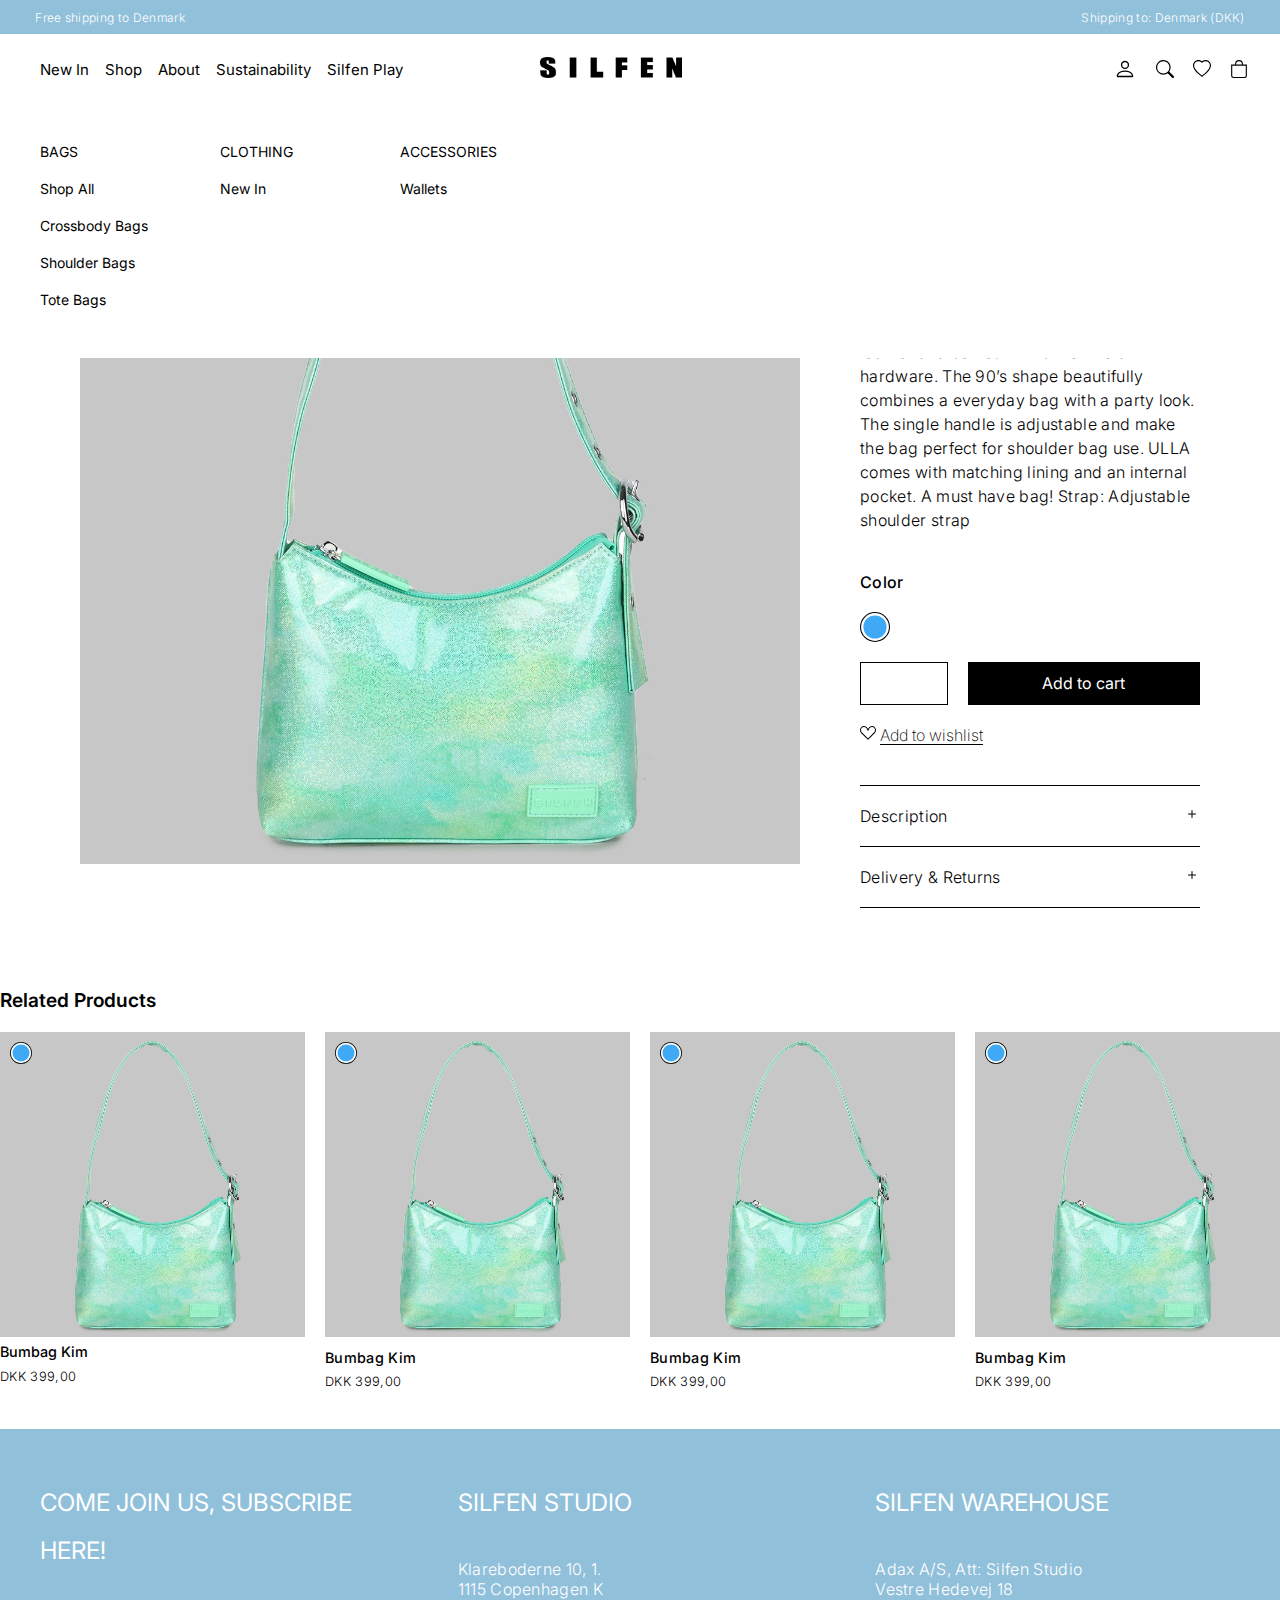
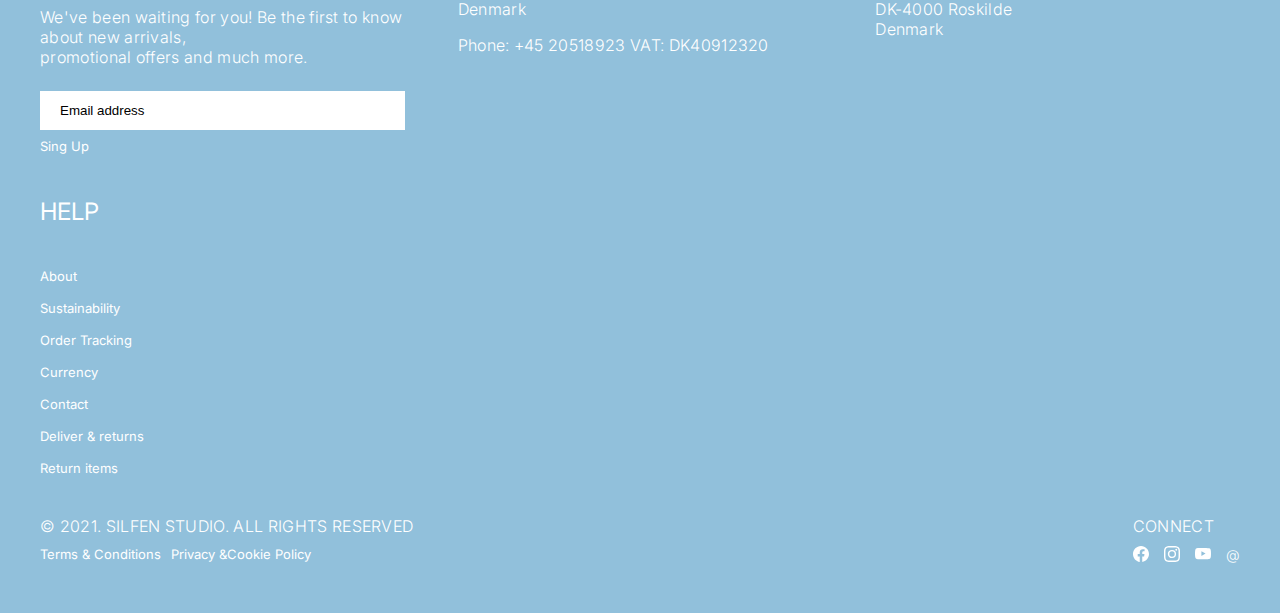
<file: html/product_view.html>
<!DOCTYPE html>
<html lang="en">
  <head>
    <meta name="robots" content="noindex" />
    <meta charset="UTF-8" />
    <meta http-equiv="X-UA-Compatible" content="IE=edge" />
    <meta name="viewport" content="width=device-width, initial-scale=1.0" />
    <title>Document</title>
    <link rel="stylesheet" href="../css/base.css" />
    <link rel="stylesheet" href="../css/style.css" />
  </head>
  <body>
    <header>
      <div class="bluebanner">
        <p>Free shipping to Denmark</p>
        <p>Shipping to: Denmark (DKK)</p>
      </div>
      <div>
        <nav class="nav">
          <div class="burguermenu">
            <div class="burguericon">
              <svg
                id="openb"
                xmlns="http://www.w3.org/2000/svg"
                width="30"
                height="30"
                fill="currentColor"
                viewBox="0 0 16 16"
              >
                <path
                  fill-rule="evenodd"
                  d="M2.5 11.5A.5.5 0 0 1 3 11h10a.5.5 0 0 1 0 1H3a.5.5 0 0 1-.5-.5zm0-4A.5.5 0 0 1 3 7h10a.5.5 0 0 1 0 1H3a.5.5 0 0 1-.5-.5zm0-4A.5.5 0 0 1 3 3h10a.5.5 0 0 1 0 1H3a.5.5 0 0 1-.5-.5z"
                />
              </svg>
              <svg
                id="closeb"
                xmlns="http://www.w3.org/2000/svg"
                width="35"
                height="35"
                fill="currentColor"
                class="bi bi-x hide"
                viewBox="0 0 16 16"
              >
                <path
                  d="M4.646 4.646a.5.5 0 0 1 .708 0L8 7.293l2.646-2.647a.5.5 0 0 1 .708.708L8.707 8l2.647 2.646a.5.5 0 0 1-.708.708L8 8.707l-2.646 2.647a.5.5 0 0 1-.708-.708L7.293 8 4.646 5.354a.5.5 0 0 1 0-.708z"
                />
              </svg>
            </div>
            <div class="nav-menu">
              <div class="nav-brand">
                <a href="../index.html"
                ><img
                  class="logosilfen"
                  src="../assets/SILFEN - LOGO (LILLE)1 (002).png"
                />
              </a>
              </div>
            </div>
            <div class="iconsnav flexrow">
              <svg
                xmlns="http://www.w3.org/2000/svg"
                width="22"
                height="22"
                fill="currentColor"
                class="bi bi-person"
                viewBox="0 0 16 16"
              >
                <path
                  d="M8 8a3 3 0 1 0 0-6 3 3 0 0 0 0 6zm2-3a2 2 0 1 1-4 0 2 2 0 0 1 4 0zm4 8c0 1-1 1-1 1H3s-1 0-1-1 1-4 6-4 6 3 6 4zm-1-.004c-.001-.246-.154-.986-.832-1.664C11.516 10.68 10.289 10 8 10c-2.29 0-3.516.68-4.168 1.332-.678.678-.83 1.418-.832 1.664h10z"
                />
              </svg>
              <svg
                xmlns="http://www.w3.org/2000/svg"
                width="18"
                height="18"
                fill="currentColor"
                class="bi bi-search"
                viewBox="0 0 16 16"
              >
                <path
                  d="M11.742 10.344a6.5 6.5 0 1 0-1.397 1.398h-.001c.03.04.062.078.098.115l3.85 3.85a1 1 0 0 0 1.415-1.414l-3.85-3.85a1.007 1.007 0 0 0-.115-.1zM12 6.5a5.5 5.5 0 1 1-11 0 5.5 5.5 0 0 1 11 0z"
                />
              </svg>
              <svg
                xmlns="http://www.w3.org/2000/svg"
                width="18"
                height="18"
                fill="currentColor"
                class="bi bi-heart"
                viewBox="0 0 16 16"
              >
                <path
                  d="M8 2.748l-.717-.737C5.6.281 2.514.878 1.4 3.053c-.523 1.023-.641 2.5.314 4.385.92 1.815 2.834 3.989 6.286 6.357 3.452-2.368 5.365-4.542 6.286-6.357.955-1.886.838-3.362.314-4.385C13.486.878 10.4.28 8.717 2.01L8 2.748zM8 15C-7.333 4.868 3.279-3.04 7.824 1.143c.06.055.119.112.176.171a3.12 3.12 0 0 1 .176-.17C12.72-3.042 23.333 4.867 8 15z"
                />
              </svg>
              <svg
                xmlns="http://www.w3.org/2000/svg"
                width="18"
                height="18"
                fill="currentColor"
                class="bi bi-bag"
                viewBox="0 0 16 16"
              >
                <path
                  d="M8 1a2.5 2.5 0 0 1 2.5 2.5V4h-5v-.5A2.5 2.5 0 0 1 8 1zm3.5 3v-.5a3.5 3.5 0 1 0-7 0V4H1v10a2 2 0 0 0 2 2h10a2 2 0 0 0 2-2V4h-3.5zM2 5h12v9a1 1 0 0 1-1 1H3a1 1 0 0 1-1-1V5z"
                />
              </svg>
            </div>
          </div>
          <div class="textburguer hide" id="tbcontent">
            <div class="navitems flexrow">
              <div class="navline brow">
                <a href="#" class="textblack">New In</a>
                <svg
                  xmlns="http://www.w3.org/2000/svg"
                  width="16"
                  height="16"
                  fill="currentColor"
                  class="bi bi-chevron-right"
                  viewBox="0 0 16 16"
                >
                  <path
                    fill-rule="evenodd"
                    d="M4.646 1.646a.5.5 0 0 1 .708 0l6 6a.5.5 0 0 1 0 .708l-6 6a.5.5 0 0 1-.708-.708L10.293 8 4.646 2.354a.5.5 0 0 1 0-.708z"
                  />
                </svg>
              </div>
              <div class="navline droptext">
                <div class="brow">
                  <a href="#" class="">Shop</a>
                  <svg
                    class="cross opencategories bi bi-chevron-right"
                    xmlns="http://www.w3.org/2000/svg"
                    width="16"
                    height="16"
                    fill="currentColor"
                    viewBox="0 0 16 16"
                  >
                    <path
                      fill-rule="evenodd"
                      d="M4.646 1.646a.5.5 0 0 1 .708 0l6 6a.5.5 0 0 1 0 .708l-6 6a.5.5 0 0 1-.708-.708L10.293 8 4.646 2.354a.5.5 0 0 1 0-.708z"
                    />
                  </svg>
                </div>
                <div class="txtcategories">
                  <ul class="shop1">
                    <li>BAGS</li>
                    <li><a href="" class="shopall">Shop All</a></li>
                    <li><a href="" class="crossbody">Crossbody Bags</a></li>
                    <li><a href="" class="shoulder">Shoulder Bags</a></li>
                    <li><a href="" class="tote">Tote Bags</a></li>
                  </ul>
                  <ul class="shop1">
                    <li>CLOTHING</li>
                    <li><a href="#">New In</a></li>
                  </ul>
                  <ul class="shop1">
                    <li>ACCESSORIES</li>
                    <li><a href="#">Wallets</a></li>
                  </ul>
                </div>
              </div>
              <div class="navline brow">
                <a href="#" class="">About</a>
                <svg
                  xmlns="http://www.w3.org/2000/svg"
                  width="16"
                  height="16"
                  fill="currentColor"
                  class="bi bi-chevron-right"
                  viewBox="0 0 16 16"
                >
                  <path
                    fill-rule="evenodd"
                    d="M4.646 1.646a.5.5 0 0 1 .708 0l6 6a.5.5 0 0 1 0 .708l-6 6a.5.5 0 0 1-.708-.708L10.293 8 4.646 2.354a.5.5 0 0 1 0-.708z"
                  />
                </svg>
              </div>
              <div class="navline brow">
                <a href="#" class="">Sustainability</a>
                <svg
                  xmlns="http://www.w3.org/2000/svg"
                  width="16"
                  height="16"
                  fill="currentColor"
                  class="bi bi-chevron-right"
                  viewBox="0 0 16 16"
                >
                  <path
                    fill-rule="evenodd"
                    d="M4.646 1.646a.5.5 0 0 1 .708 0l6 6a.5.5 0 0 1 0 .708l-6 6a.5.5 0 0 1-.708-.708L10.293 8 4.646 2.354a.5.5 0 0 1 0-.708z"
                  />
                </svg>
              </div>
              <div class="navline brow">
                <a href="#" class="">Silfen Play</a>
                <svg
                  xmlns="http://www.w3.org/2000/svg"
                  width="16"
                  height="16"
                  fill="currentColor"
                  class="bi bi-chevron-right"
                  viewBox="0 0 16 16"
                >
                  <path
                    fill-rule="evenodd"
                    d="M4.646 1.646a.5.5 0 0 1 .708 0l6 6a.5.5 0 0 1 0 .708l-6 6a.5.5 0 0 1-.708-.708L10.293 8 4.646 2.354a.5.5 0 0 1 0-.708z"
                  />
                </svg>
              </div>
            </div>
          </div>
          <div class="contentmainnav flexrow">
            <div class="navitems flexrow">
              <div class="navlink">
                <a href="#" class="textblack">New In</a>
              </div>
              <div class="navlink droptext" id="txtdrop">
                <a href="#" class="">Shop</a>
                <div class="drop">
                  <ul class="shop1">
                    <li>BAGS</li>
                    <li><a href="" class="shopall">Shop All</a></li>
                    <li><a href="" class="crossbody">Crossbody Bags</a></li>
                    <li><a href="" class="shoulder">Shoulder Bags</a></li>
                    <li><a href="" class="tote">Tote Bags</a></li>
                  </ul>
                  <ul class="shop1">
                    <li>CLOTHING</li>
                    <li><a href="#">New In</a></li>
                  </ul>
                  <ul class="shop1">
                    <li>ACCESSORIES</li>
                    <li><a href="#">Wallets</a></li>
                  </ul>
                </div>
              </div>
              <div class="navlink">
                <a href="#" class="">About</a>
              </div>
              <div class="navlink">
                <a href="#" class="">Sustainability</a>
              </div>
              <div class="navlink">
                <a href="#" class="">Silfen Play</a>
              </div>
            </div>
            <div class="nav-menu contentmainnav">
              <div class="nav-brand">
                <a href="../index.html"
                ><img
                  class="logosilfen"
                  src="../assets/SILFEN - LOGO (LILLE)1 (002).png"
                />
              </a>
              </div>
            </div>
            <div class="iconsnav flexrow contentmainnav">
              <svg
                xmlns="http://www.w3.org/2000/svg"
                width="22"
                height="22"
                fill="currentColor"
                class="bi bi-person"
                viewBox="0 0 16 16"
              >
                <path
                  d="M8 8a3 3 0 1 0 0-6 3 3 0 0 0 0 6zm2-3a2 2 0 1 1-4 0 2 2 0 0 1 4 0zm4 8c0 1-1 1-1 1H3s-1 0-1-1 1-4 6-4 6 3 6 4zm-1-.004c-.001-.246-.154-.986-.832-1.664C11.516 10.68 10.289 10 8 10c-2.29 0-3.516.68-4.168 1.332-.678.678-.83 1.418-.832 1.664h10z"
                />
              </svg>
              <svg
                xmlns="http://www.w3.org/2000/svg"
                width="18"
                height="18"
                fill="currentColor"
                class="bi bi-search"
                viewBox="0 0 16 16"
              >
                <path
                  d="M11.742 10.344a6.5 6.5 0 1 0-1.397 1.398h-.001c.03.04.062.078.098.115l3.85 3.85a1 1 0 0 0 1.415-1.414l-3.85-3.85a1.007 1.007 0 0 0-.115-.1zM12 6.5a5.5 5.5 0 1 1-11 0 5.5 5.5 0 0 1 11 0z"
                />
              </svg>
              <svg
                xmlns="http://www.w3.org/2000/svg"
                width="18"
                height="18"
                fill="currentColor"
                class="bi bi-heart"
                viewBox="0 0 16 16"
              >
                <path
                  d="M8 2.748l-.717-.737C5.6.281 2.514.878 1.4 3.053c-.523 1.023-.641 2.5.314 4.385.92 1.815 2.834 3.989 6.286 6.357 3.452-2.368 5.365-4.542 6.286-6.357.955-1.886.838-3.362.314-4.385C13.486.878 10.4.28 8.717 2.01L8 2.748zM8 15C-7.333 4.868 3.279-3.04 7.824 1.143c.06.055.119.112.176.171a3.12 3.12 0 0 1 .176-.17C12.72-3.042 23.333 4.867 8 15z"
                />
              </svg>
              <svg
                xmlns="http://www.w3.org/2000/svg"
                width="18"
                height="18"
                fill="currentColor"
                class="bi bi-bag"
                viewBox="0 0 16 16"
              >
                <path
                  d="M8 1a2.5 2.5 0 0 1 2.5 2.5V4h-5v-.5A2.5 2.5 0 0 1 8 1zm3.5 3v-.5a3.5 3.5 0 1 0-7 0V4H1v10a2 2 0 0 0 2 2h10a2 2 0 0 0 2-2V4h-3.5zM2 5h12v9a1 1 0 0 1-1 1H3a1 1 0 0 1-1-1V5z"
                />
              </svg>
            </div>
            <!-- <div class="drop hide" id="dropid">
              <ul class="shop1">
                <li>BAGS</li>
                <li><a href="" class="shopall">Shop All</a></li>
                <li><a href="" class="crossbody">Crossbody Bags</a></li>
                <li><a href="" class="shoulder">Shoulder Bags</a></li>
                <li><a href="" class="tote">Tote Bags</a></li>
              </ul>
              <ul class="shop1">
                <li>CLOTHING</li>
                <li><a href="#">New In</a></li>
              </ul>
              <ul class="shop1">
                <li>ACCESSORIES</li>
                <li><a href="#">Wallets</a></li>
              </ul>
            </div> -->
          </div>
        </nav>
      </div>
    </header>
    <main class="PP">
      <section class="PPproduct">
        <img src="/images/516952_WATERGREEN_FRONT.JPG" alt="" />
        <div>
          <div class="PPtext">
            <h2 class="PPname">Shoulder Bag Ulla Diner</h2>
            <p class="PPprice">DKK 399,00</p>
            <p class="PPdescription">
              The ULLA bag is your new BFF – Inspired by the 90’s. The Ulla bag
              is intricately designed with surface of glossy vegan leather and
              comes with silver metal hardware. The 90’s shape beautifully
              combines a everyday bag with a party look. The single handle is
              adjustable and make the bag perfect for shoulder bag use. ULLA
              comes with matching lining and an internal pocket. A must have
              bag! Strap: Adjustable shoulder strap
            </p>
            <div class="PPcolor">
              <p class="bold">Color</p>
              <div class="circleblue"></div>
            </div>
            <div class="PPatc">
              <input type="number" id="quantity" name="quantity" min="1" max="10" />
              <div class="PPatcbutton center">Add to cart</div>
            </div>
            <div class="PPatw">
              <svg xmlns="http://www.w3.org/2000/svg" width="16" height="16" fill="currentColor"
                class="bi bi-suit-heart" viewBox="0 0 16 16">
                <path
                  d="M8 6.236l-.894-1.789c-.222-.443-.607-1.08-1.152-1.595C5.418 2.345 4.776 2 4 2 2.324 2 1 3.326 1 4.92c0 1.211.554 2.066 1.868 3.37.337.334.721.695 1.146 1.093C5.122 10.423 6.5 11.717 8 13.447c1.5-1.73 2.878-3.024 3.986-4.064.425-.398.81-.76 1.146-1.093C14.446 6.986 15 6.131 15 4.92 15 3.326 13.676 2 12 2c-.777 0-1.418.345-1.954.852-.545.515-.93 1.152-1.152 1.595L8 6.236zm.392 8.292a.513.513 0 0 1-.784 0c-1.601-1.902-3.05-3.262-4.243-4.381C1.3 8.208 0 6.989 0 4.92 0 2.755 1.79 1 4 1c1.6 0 2.719 1.05 3.404 2.008.26.365.458.716.596.992a7.55 7.55 0 0 1 .596-.992C9.281 2.049 10.4 1 12 1c2.21 0 4 1.755 4 3.92 0 2.069-1.3 3.288-3.365 5.227-1.193 1.12-2.642 2.48-4.243 4.38z" />
              </svg>
              <a class="link" href="#">Add to wishlist</a>
            </div>
            <div class="PPplus">
              <div class="PPplus1">
                <p>Description</p>
                <svg xmlns="http://www.w3.org/2000/svg" width="16" height="16" fill="currentColor" class="bi bi-plus"
                  viewBox="0 0 16 16">
                  <path
                    d="M8 4a.5.5 0 0 1 .5.5v3h3a.5.5 0 0 1 0 1h-3v3a.5.5 0 0 1-1 0v-3h-3a.5.5 0 0 1 0-1h3v-3A.5.5 0 0 1 8 4z" />
                </svg>
              </div>
              <div class="PPplus2">
                <p>Delivery & Returns</p>
                <svg xmlns="http://www.w3.org/2000/svg" width="16" height="16" fill="currentColor" class="bi bi-plus"
                  viewBox="0 0 16 16">
                  <path
                    d="M8 4a.5.5 0 0 1 .5.5v3h3a.5.5 0 0 1 0 1h-3v3a.5.5 0 0 1-1 0v-3h-3a.5.5 0 0 1 0-1h3v-3A.5.5 0 0 1 8 4z" />
                </svg>
              </div>
            </div>
          </div>
        </div>
      </section>
      <section class="PPrelated">
        <h2>Related Products</h2>
        <div class="PPgrid">
          <article class="PPcart">
            <a href="#"><img class="hoverImg" src="/images/516952_WATERGREEN_FRONT.JPG" alt="" /></a>
            <a href="#" class="b bagname">Bumbag Kim</a>
            <p class="price">DKK 399,00</p>
            <div class="colorcircles">
              <div class="circleblue"></div>
            </div>
            <a href="#" class="addtocart center hide">
              <p>Add to cart</p>
            </a>
          </article>
          <article class="PPcart">
            <a href="#"><img class="hoverImg" src="/images/516952_WATERGREEN_FRONT.JPG" alt="" /></a>
            <p class="b bagname">Bumbag Kim</p>
            <p class="price">DKK 399,00</p>
            <div class="colorcircles">
              <div class="circleblue"></div>
            </div>
            <a href="#" class="addtocart center hide">
              <p>Add to cart</p>
            </a>
          </article>
          <article class="PPcart">
            <a href="#"><img class="hoverImg" src="/images/516952_WATERGREEN_FRONT.JPG" alt="" /></a>
            <p class="b bagname">Bumbag Kim</p>
            <p class="price">DKK 399,00</p>
            <div class="colorcircles">
              <div class="circleblue"></div>
            </div>
            <a href="#" class="addtocart center hide">
              <p>Add to cart</p>
            </a>
          </article>
          <article class="PPcart">
            <a href="#"><img class="hoverImg" src="/images/516952_WATERGREEN_FRONT.JPG" alt="" /></a>
            <p class="b bagname">Bumbag Kim</p>
            <p class="price">DKK 399,00</p>
            <div class="colorcircles">
              <div class="circleblue"></div>
            </div>
          </article>
        </div>
      </section>
    </div>
  </main>
  <!-- FOOTER -->
  <footer>
    <div class="footertext">
      <div>
        <h4>COME JOIN US, SUBSCRIBE HERE!</h4>
        <p>
          We've been waiting for you! Be the first to know about new
          arrivals,<br />
          promotional offers and much more.
        </p>
        <form class="form">
          <input type="text" id="mail" value="Email address" />
          <label>Sing Up</label>
        </form>
      </div>
      <div>
        <h4>SILFEN STUDIO</h4>
        <p>
          Klareboderne 10, 1.<br />
          1115 Copenhagen K<br />
          Denmark
        </p>
        <p>Phone: +45 20518923 VAT: DK40912320</p>
      </div>
      <div>
        <h4>SILFEN WAREHOUSE</h4>
        <p>
          Adax A/S, Att: Silfen Studio<br />
          Vestre Hedevej 18<br />
          DK-4000 Roskilde<br />
          Denmark
        </p>
      </div>
      <div class="linksfooter">
        <h4>HELP</h4>
        <a href="#">About</a>
        <a href="">Sustainability</a>
        <a href="#">Order Tracking</a>
        <a href="#">Currency</a>
        <a href="#">Contact</a>
        <a href="#">Deliver & returns</a>
        <a href="#">Return items</a>
      </div>
    </div>
    <div class="footerbanner">
      <div>
        <p>© 2021. SILFEN STUDIO. ALL RIGHTS RESERVED</p>
        <div class="linksfooter">
          <a>Terms & Conditions</a>
          <a>Privacy &Cookie Policy</a>
        </div>
      </div>
      <div>
        <p>CONNECT</p>
        <div class="someicons">
          <svg
            xmlns="http://www.w3.org/2000/svg"
            width="16"
            height="16"
            fill="currentColor"
            class="bi bi-facebook"
            viewBox="0 0 16 16"
          >
            <path
              d="M16 8.049c0-4.446-3.582-8.05-8-8.05C3.58 0-.002 3.603-.002 8.05c0 4.017 2.926 7.347 6.75 7.951v-5.625h-2.03V8.05H6.75V6.275c0-2.017 1.195-3.131 3.022-3.131.876 0 1.791.157 1.791.157v1.98h-1.009c-.993 0-1.303.621-1.303 1.258v1.51h2.218l-.354 2.326H9.25V16c3.824-.604 6.75-3.934 6.75-7.951z"
            />
          </svg>
          <svg
            xmlns="http://www.w3.org/2000/svg"
            width="16"
            height="16"
            fill="currentColor"
            class="bi bi-instagram"
            viewBox="0 0 16 16"
          >
            <path
              d="M8 0C5.829 0 5.556.01 4.703.048 3.85.088 3.269.222 2.76.42a3.917 3.917 0 0 0-1.417.923A3.927 3.927 0 0 0 .42 2.76C.222 3.268.087 3.85.048 4.7.01 5.555 0 5.827 0 8.001c0 2.172.01 2.444.048 3.297.04.852.174 1.433.372 1.942.205.526.478.972.923 1.417.444.445.89.719 1.416.923.51.198 1.09.333 1.942.372C5.555 15.99 5.827 16 8 16s2.444-.01 3.298-.048c.851-.04 1.434-.174 1.943-.372a3.916 3.916 0 0 0 1.416-.923c.445-.445.718-.891.923-1.417.197-.509.332-1.09.372-1.942C15.99 10.445 16 10.173 16 8s-.01-2.445-.048-3.299c-.04-.851-.175-1.433-.372-1.941a3.926 3.926 0 0 0-.923-1.417A3.911 3.911 0 0 0 13.24.42c-.51-.198-1.092-.333-1.943-.372C10.443.01 10.172 0 7.998 0h.003zm-.717 1.442h.718c2.136 0 2.389.007 3.232.046.78.035 1.204.166 1.486.275.373.145.64.319.92.599.28.28.453.546.598.92.11.281.24.705.275 1.485.039.843.047 1.096.047 3.231s-.008 2.389-.047 3.232c-.035.78-.166 1.203-.275 1.485a2.47 2.47 0 0 1-.599.919c-.28.28-.546.453-.92.598-.28.11-.704.24-1.485.276-.843.038-1.096.047-3.232.047s-2.39-.009-3.233-.047c-.78-.036-1.203-.166-1.485-.276a2.478 2.478 0 0 1-.92-.598 2.48 2.48 0 0 1-.6-.92c-.109-.281-.24-.705-.275-1.485-.038-.843-.046-1.096-.046-3.233 0-2.136.008-2.388.046-3.231.036-.78.166-1.204.276-1.486.145-.373.319-.64.599-.92.28-.28.546-.453.92-.598.282-.11.705-.24 1.485-.276.738-.034 1.024-.044 2.515-.045v.002zm4.988 1.328a.96.96 0 1 0 0 1.92.96.96 0 0 0 0-1.92zm-4.27 1.122a4.109 4.109 0 1 0 0 8.217 4.109 4.109 0 0 0 0-8.217zm0 1.441a2.667 2.667 0 1 1 0 5.334 2.667 2.667 0 0 1 0-5.334z"
            />
          </svg>
          <svg
            xmlns="http://www.w3.org/2000/svg"
            width="16"
            height="16"
            fill="currentColor"
            class="bi bi-youtube"
            viewBox="0 0 16 16"
          >
            <path
              d="M8.051 1.999h.089c.822.003 4.987.033 6.11.335a2.01 2.01 0 0 1 1.415 1.42c.101.38.172.883.22 1.402l.01.104.022.26.008.104c.065.914.073 1.77.074 1.957v.075c-.001.194-.01 1.108-.082 2.06l-.008.105-.009.104c-.05.572-.124 1.14-.235 1.558a2.007 2.007 0 0 1-1.415 1.42c-1.16.312-5.569.334-6.18.335h-.142c-.309 0-1.587-.006-2.927-.052l-.17-.006-.087-.004-.171-.007-.171-.007c-1.11-.049-2.167-.128-2.654-.26a2.007 2.007 0 0 1-1.415-1.419c-.111-.417-.185-.986-.235-1.558L.09 9.82l-.008-.104A31.4 31.4 0 0 1 0 7.68v-.122C.002 7.343.01 6.6.064 5.78l.007-.103.003-.052.008-.104.022-.26.01-.104c.048-.519.119-1.023.22-1.402a2.007 2.007 0 0 1 1.415-1.42c.487-.13 1.544-.21 2.654-.26l.17-.007.172-.006.086-.003.171-.007A99.788 99.788 0 0 1 7.858 2h.193zM6.4 5.209v4.818l4.157-2.408L6.4 5.209z"
            />
          </svg>
          <p class="aticon">@</p>
        </div>
      </div>
    </div>
  </footer>
  <script src="../js/single_product.js"></script>
</body>

</html>
</file>
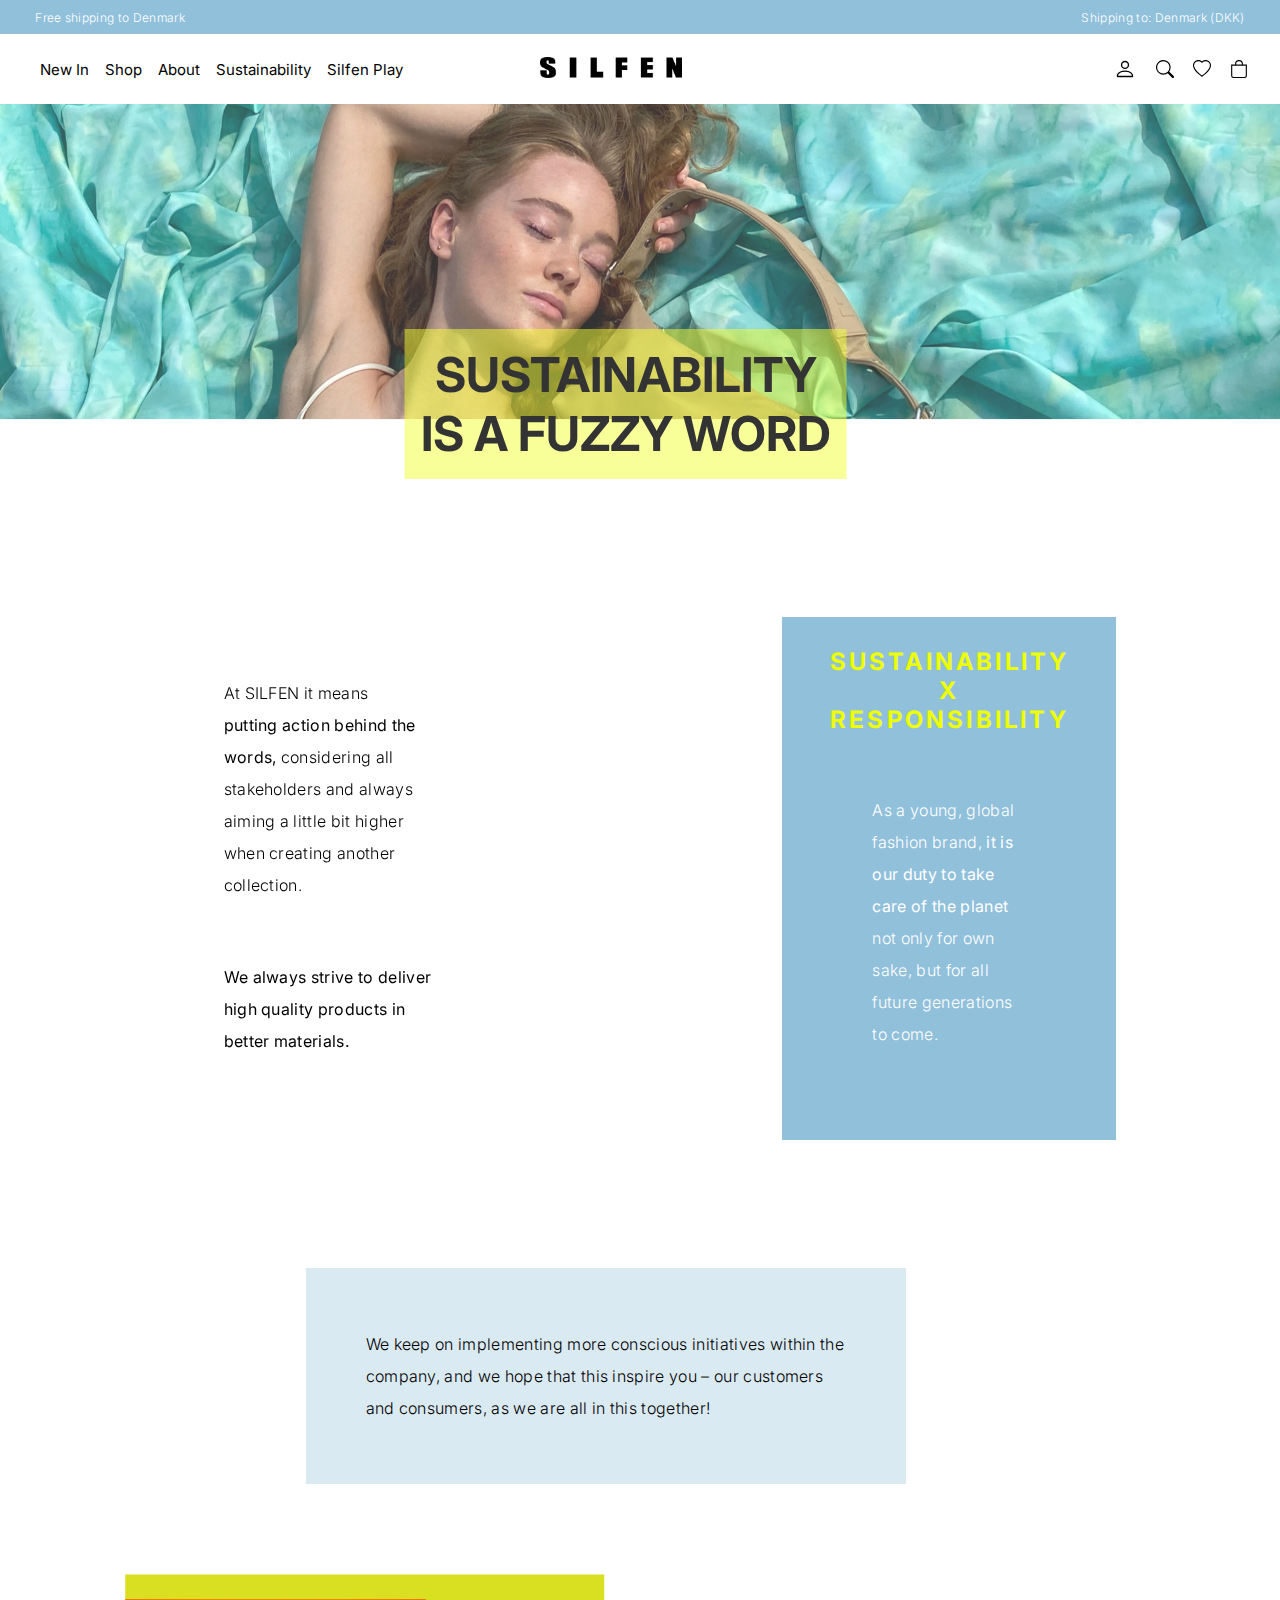
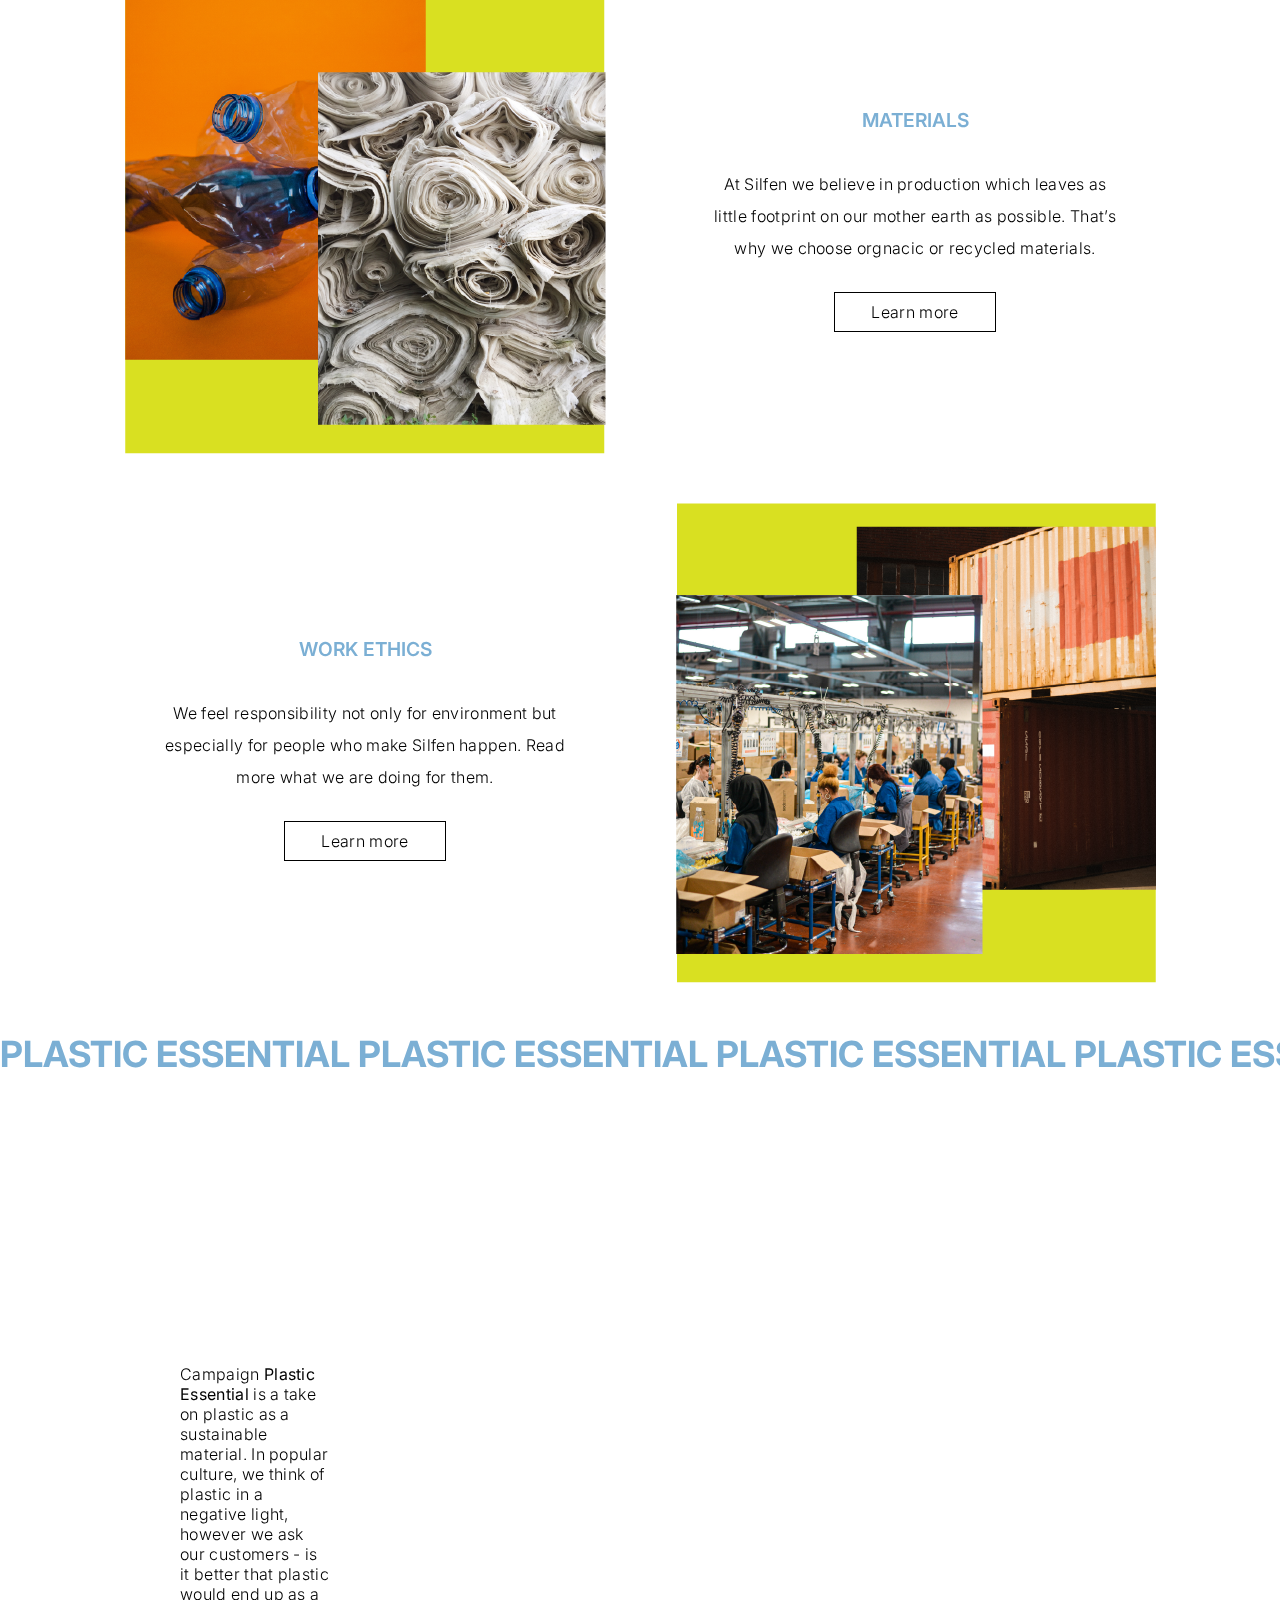
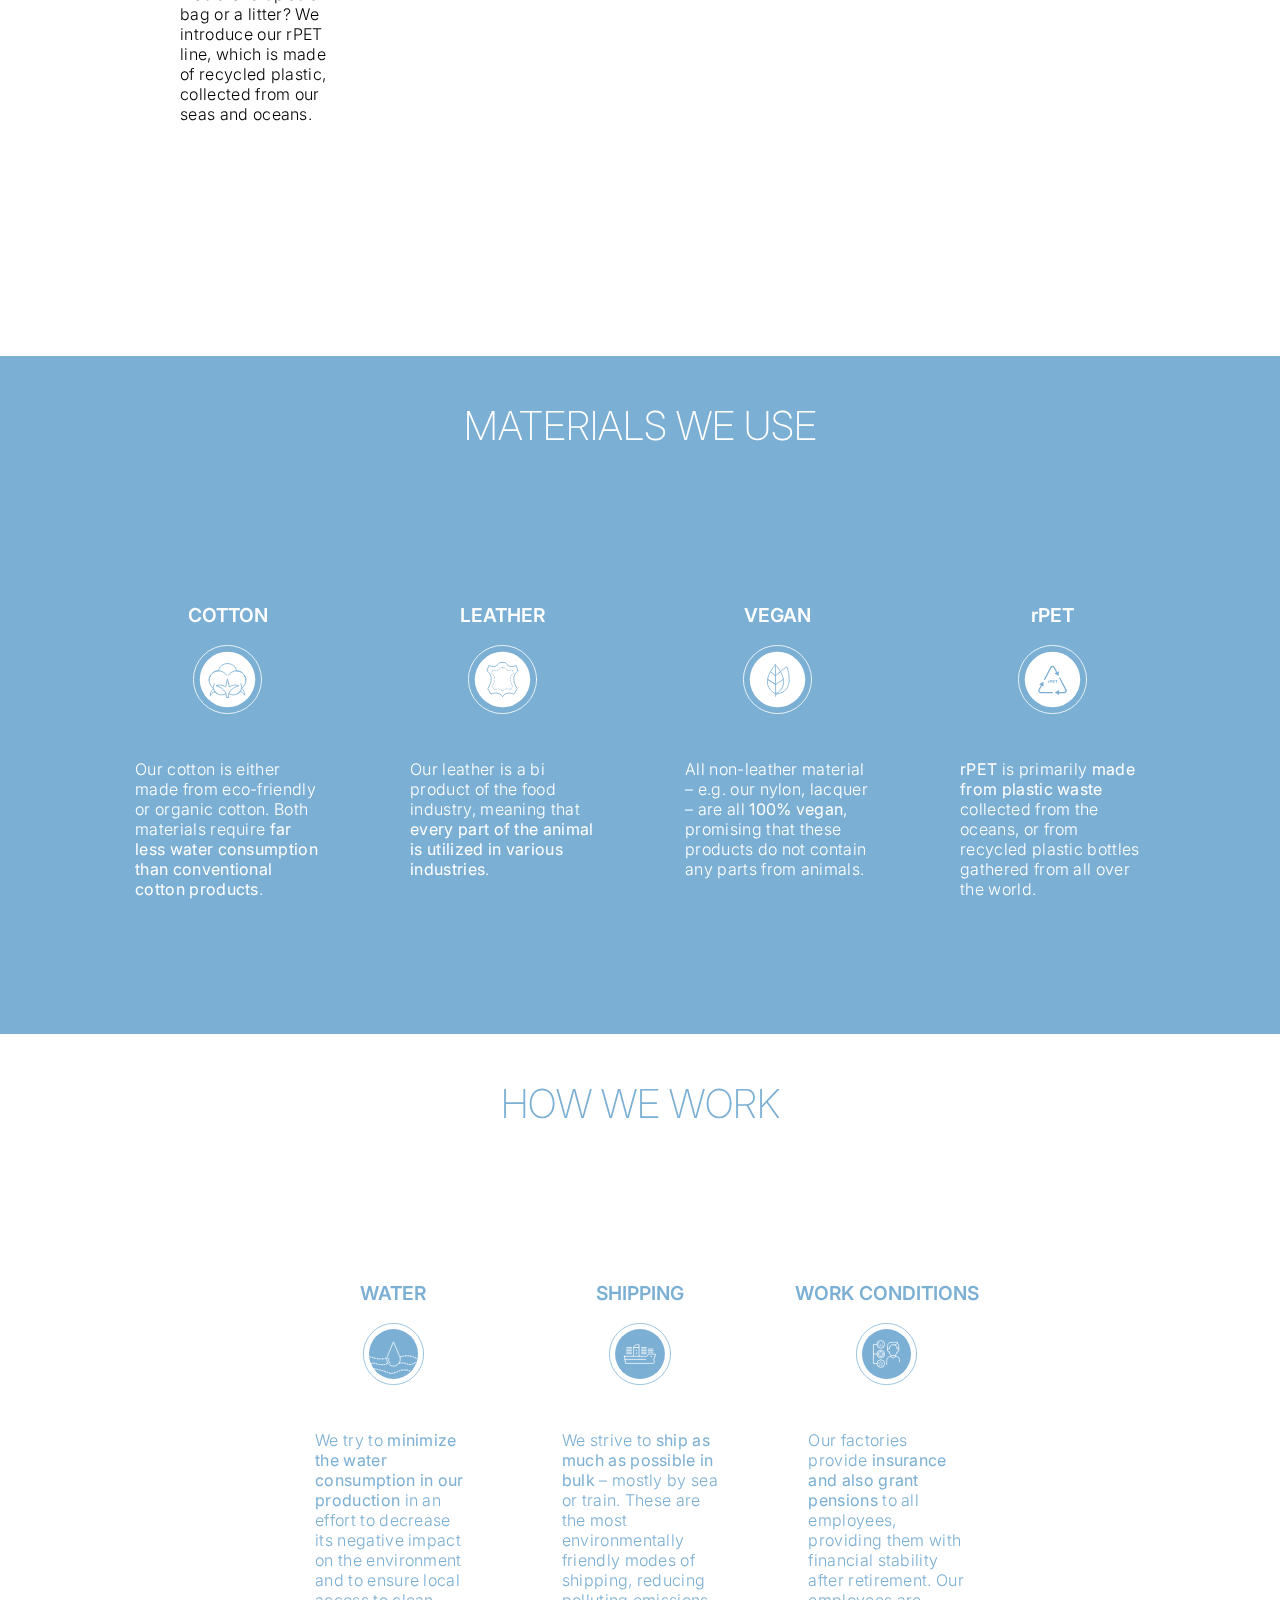
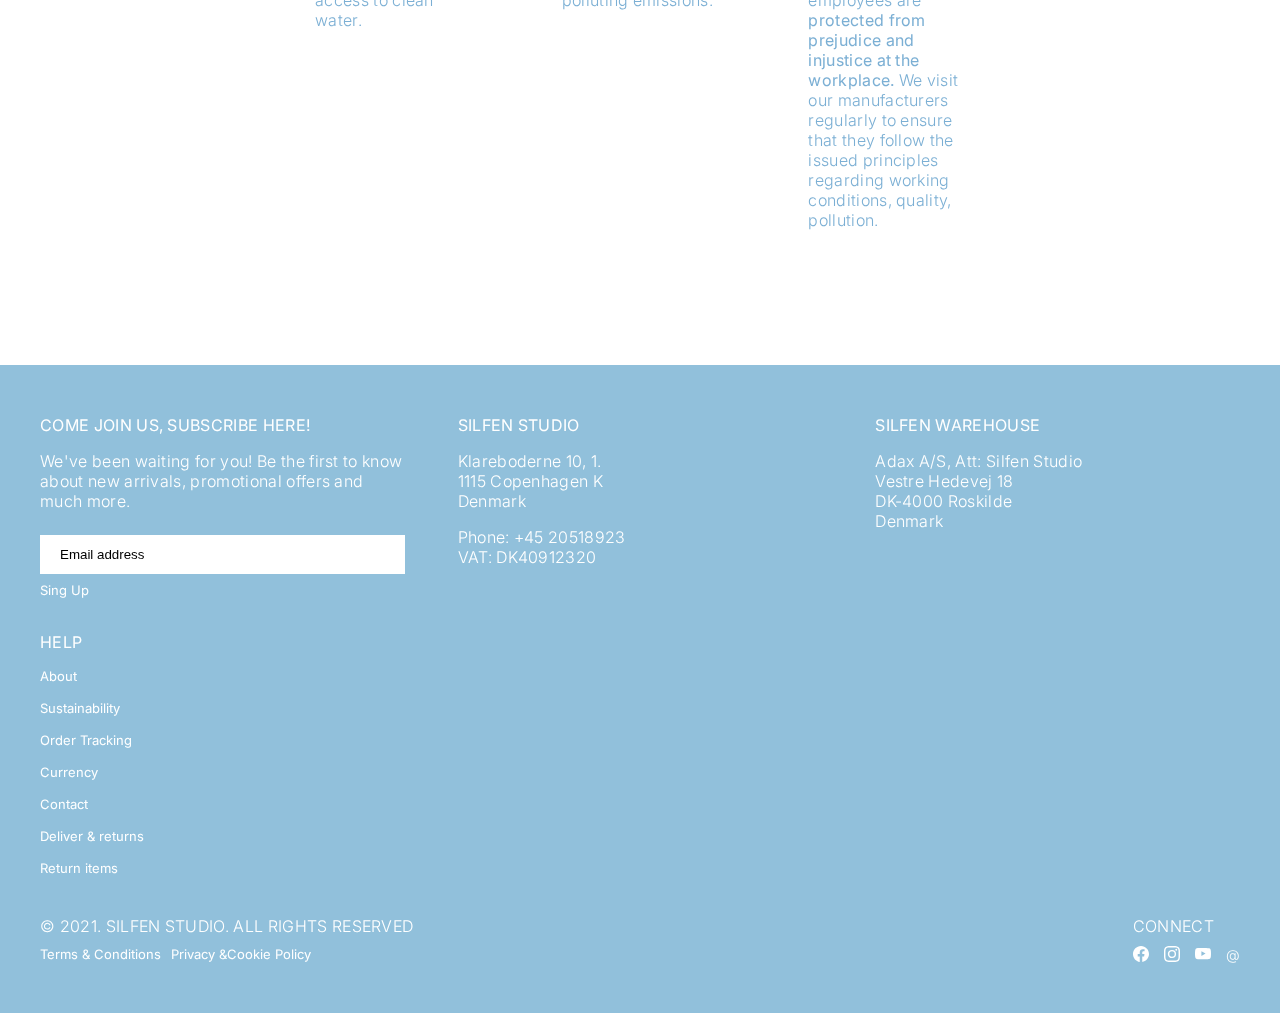
<file: html/sustainability.html>
<!DOCTYPE html>
<html lang="en">
  <head>
    <meta charset="UTF-8" />
    <meta http-equiv="X-UA-Compatible" content="IE=edge" />
    <meta name="viewport" content="width=device-width, initial-scale=1.0" />
    <title>Sustainability</title>
    <link rel="stylesheet" href="../css/base.css" />
    <link rel="stylesheet" href="../css/style.css" />
    <link rel="stylesheet" href="../css/styletwo.css" />
    <script src="https://cdnjs.cloudflare.com/ajax/libs/gsap/3.9.1/gsap.min.js"></script>
  </head>

  <body>
    <header>
      <div class="bluebanner">
        <p>Free shipping to Denmark</p>
        <p>Shipping to: Denmark (DKK)</p>
      </div>

      <div>
        <nav class="nav">
          <div class="burguermenu">
            <div class="burguericon">
              <svg
                id="openb"
                xmlns="http://www.w3.org/2000/svg"
                width="30"
                height="30"
                fill="currentColor"
                viewBox="0 0 16 16"
              >
                <path
                  fill-rule="evenodd"
                  d="M2.5 11.5A.5.5 0 0 1 3 11h10a.5.5 0 0 1 0 1H3a.5.5 0 0 1-.5-.5zm0-4A.5.5 0 0 1 3 7h10a.5.5 0 0 1 0 1H3a.5.5 0 0 1-.5-.5zm0-4A.5.5 0 0 1 3 3h10a.5.5 0 0 1 0 1H3a.5.5 0 0 1-.5-.5z"
                />
              </svg>
              <svg
                id="closeb"
                xmlns="http://www.w3.org/2000/svg"
                width="35"
                height="35"
                fill="currentColor"
                class="bi bi-x hide"
                viewBox="0 0 16 16"
              >
                <path
                  d="M4.646 4.646a.5.5 0 0 1 .708 0L8 7.293l2.646-2.647a.5.5 0 0 1 .708.708L8.707 8l2.647 2.646a.5.5 0 0 1-.708.708L8 8.707l-2.646 2.647a.5.5 0 0 1-.708-.708L7.293 8 4.646 5.354a.5.5 0 0 1 0-.708z"
                />
              </svg>
            </div>
            <div class="nav-menu">
              <div class="nav-brand">
                <a href="../index.html"
                  ><img
                    class="logosilfen"
                    src="../assets/SILFEN - LOGO (LILLE)1 (002).png"
                  />
                </a>
              </div>
            </div>
            <div class="iconsnav flexrow">
              <svg
                xmlns="http://www.w3.org/2000/svg"
                width="22"
                height="22"
                fill="currentColor"
                class="bi bi-person"
                viewBox="0 0 16 16"
              >
                <path
                  d="M8 8a3 3 0 1 0 0-6 3 3 0 0 0 0 6zm2-3a2 2 0 1 1-4 0 2 2 0 0 1 4 0zm4 8c0 1-1 1-1 1H3s-1 0-1-1 1-4 6-4 6 3 6 4zm-1-.004c-.001-.246-.154-.986-.832-1.664C11.516 10.68 10.289 10 8 10c-2.29 0-3.516.68-4.168 1.332-.678.678-.83 1.418-.832 1.664h10z"
                />
              </svg>
              <svg
                xmlns="http://www.w3.org/2000/svg"
                width="18"
                height="18"
                fill="currentColor"
                class="bi bi-search"
                viewBox="0 0 16 16"
              >
                <path
                  d="M11.742 10.344a6.5 6.5 0 1 0-1.397 1.398h-.001c.03.04.062.078.098.115l3.85 3.85a1 1 0 0 0 1.415-1.414l-3.85-3.85a1.007 1.007 0 0 0-.115-.1zM12 6.5a5.5 5.5 0 1 1-11 0 5.5 5.5 0 0 1 11 0z"
                />
              </svg>
              <svg
                xmlns="http://www.w3.org/2000/svg"
                width="18"
                height="18"
                fill="currentColor"
                class="bi bi-heart"
                viewBox="0 0 16 16"
              >
                <path
                  d="M8 2.748l-.717-.737C5.6.281 2.514.878 1.4 3.053c-.523 1.023-.641 2.5.314 4.385.92 1.815 2.834 3.989 6.286 6.357 3.452-2.368 5.365-4.542 6.286-6.357.955-1.886.838-3.362.314-4.385C13.486.878 10.4.28 8.717 2.01L8 2.748zM8 15C-7.333 4.868 3.279-3.04 7.824 1.143c.06.055.119.112.176.171a3.12 3.12 0 0 1 .176-.17C12.72-3.042 23.333 4.867 8 15z"
                />
              </svg>
              <svg
                xmlns="http://www.w3.org/2000/svg"
                width="18"
                height="18"
                fill="currentColor"
                class="bi bi-bag"
                viewBox="0 0 16 16"
              >
                <path
                  d="M8 1a2.5 2.5 0 0 1 2.5 2.5V4h-5v-.5A2.5 2.5 0 0 1 8 1zm3.5 3v-.5a3.5 3.5 0 1 0-7 0V4H1v10a2 2 0 0 0 2 2h10a2 2 0 0 0 2-2V4h-3.5zM2 5h12v9a1 1 0 0 1-1 1H3a1 1 0 0 1-1-1V5z"
                />
              </svg>
            </div>
          </div>
          <div class="textburguer hide" id="tbcontent">
            <div class="navitems flexrow">
              <div class="navline brow">
                <a href="#" class="textblack">New In</a>
                <svg
                  xmlns="http://www.w3.org/2000/svg"
                  width="16"
                  height="16"
                  fill="currentColor"
                  class="bi bi-chevron-right"
                  viewBox="0 0 16 16"
                >
                  <path
                    fill-rule="evenodd"
                    d="M4.646 1.646a.5.5 0 0 1 .708 0l6 6a.5.5 0 0 1 0 .708l-6 6a.5.5 0 0 1-.708-.708L10.293 8 4.646 2.354a.5.5 0 0 1 0-.708z"
                  />
                </svg>
              </div>
              <div class="navline droptext">
                <div class="brow">
                  <a href="#" class="">Shop</a>
                  <svg
                    class="cross opencategories bi bi-chevron-right"
                    xmlns="http://www.w3.org/2000/svg"
                    width="16"
                    height="16"
                    fill="currentColor"
                    viewBox="0 0 16 16"
                  >
                    <path
                      fill-rule="evenodd"
                      d="M4.646 1.646a.5.5 0 0 1 .708 0l6 6a.5.5 0 0 1 0 .708l-6 6a.5.5 0 0 1-.708-.708L10.293 8 4.646 2.354a.5.5 0 0 1 0-.708z"
                    />
                  </svg>
                </div>
                <div class="txtcategories">
                  <ul class="shop1">
                    <li>BAGS</li>
                    <li><a href="" class="shopall">Shop All</a></li>
                    <li><a href="" class="crossbody">Crossbody Bags</a></li>
                    <li><a href="" class="shoulder">Shoulder Bags</a></li>
                    <li><a href="" class="tote">Tote Bags</a></li>
                  </ul>
                  <ul class="shop1">
                    <li>CLOTHING</li>
                    <li><a href="#">New In</a></li>
                  </ul>
                  <ul class="shop1">
                    <li>ACCESSORIES</li>
                    <li><a href="#">Wallets</a></li>
                  </ul>
                </div>
              </div>
              <div class="navline brow">
                <a href="#" class="">About</a>
                <svg
                  xmlns="http://www.w3.org/2000/svg"
                  width="16"
                  height="16"
                  fill="currentColor"
                  class="bi bi-chevron-right"
                  viewBox="0 0 16 16"
                >
                  <path
                    fill-rule="evenodd"
                    d="M4.646 1.646a.5.5 0 0 1 .708 0l6 6a.5.5 0 0 1 0 .708l-6 6a.5.5 0 0 1-.708-.708L10.293 8 4.646 2.354a.5.5 0 0 1 0-.708z"
                  />
                </svg>
              </div>
              <div class="navline brow">
                <a href="#" class="">Sustainability</a>
                <svg
                  xmlns="http://www.w3.org/2000/svg"
                  width="16"
                  height="16"
                  fill="currentColor"
                  class="bi bi-chevron-right"
                  viewBox="0 0 16 16"
                >
                  <path
                    fill-rule="evenodd"
                    d="M4.646 1.646a.5.5 0 0 1 .708 0l6 6a.5.5 0 0 1 0 .708l-6 6a.5.5 0 0 1-.708-.708L10.293 8 4.646 2.354a.5.5 0 0 1 0-.708z"
                  />
                </svg>
              </div>
              <div class="navline brow">
                <a href="#" class="">Silfen Play</a>
                <svg
                  xmlns="http://www.w3.org/2000/svg"
                  width="16"
                  height="16"
                  fill="currentColor"
                  class="bi bi-chevron-right"
                  viewBox="0 0 16 16"
                >
                  <path
                    fill-rule="evenodd"
                    d="M4.646 1.646a.5.5 0 0 1 .708 0l6 6a.5.5 0 0 1 0 .708l-6 6a.5.5 0 0 1-.708-.708L10.293 8 4.646 2.354a.5.5 0 0 1 0-.708z"
                  />
                </svg>
              </div>
            </div>
          </div>
          <div class="contentmainnav flexrow">
            <div class="navitems flexrow">
              <div class="navlink">
                <a href="#" class="textblack">New In</a>
              </div>
              <div class="navlink droptext" id="txtdrop">
                <a href="../html/productlist.html" class="">Shop</a>
                <!-- <div class="drop">
                <ul class="shop1">
                  <li>BAGS</li>
                  <li><a href="" class="shopall">Shop All</a></li>
                  <li><a href="" class="crossbody">Crossbody Bags</a></li>
                  <li><a href="" class="shoulder">Shoulder Bags</a></li>
                  <li><a href="" class="tote">Tote Bags</a></li>
                </ul>
                <ul class="shop1">
                  <li>CLOTHING</li>
                  <li><a href="#">New In</a></li>
                </ul>
                <ul class="shop1">
                  <li>ACCESSORIES</li>
                  <li><a href="#">Wallets</a></li>
                </ul>
              </div> -->
              </div>
              <div class="navlink">
                <a href="#" class="">About</a>
              </div>
              <div class="navlink">
                <a href="#" class="">Sustainability</a>
              </div>
              <div class="navlink">
                <a href="#" class="">Silfen Play</a>
              </div>
            </div>
            <div class="nav-menu contentmainnav">
              <div class="nav-brand">
                <a href="../index.html"
                  ><img
                    class="logosilfen"
                    src="../assets/SILFEN - LOGO (LILLE)1 (002).png"
                  />
                </a>
              </div>
            </div>
            <div class="iconsnav flexrow contentmainnav">
              <svg
                xmlns="http://www.w3.org/2000/svg"
                width="22"
                height="22"
                fill="currentColor"
                class="bi bi-person"
                viewBox="0 0 16 16"
              >
                <path
                  d="M8 8a3 3 0 1 0 0-6 3 3 0 0 0 0 6zm2-3a2 2 0 1 1-4 0 2 2 0 0 1 4 0zm4 8c0 1-1 1-1 1H3s-1 0-1-1 1-4 6-4 6 3 6 4zm-1-.004c-.001-.246-.154-.986-.832-1.664C11.516 10.68 10.289 10 8 10c-2.29 0-3.516.68-4.168 1.332-.678.678-.83 1.418-.832 1.664h10z"
                />
              </svg>
              <svg
                xmlns="http://www.w3.org/2000/svg"
                width="18"
                height="18"
                fill="currentColor"
                class="bi bi-search"
                viewBox="0 0 16 16"
              >
                <path
                  d="M11.742 10.344a6.5 6.5 0 1 0-1.397 1.398h-.001c.03.04.062.078.098.115l3.85 3.85a1 1 0 0 0 1.415-1.414l-3.85-3.85a1.007 1.007 0 0 0-.115-.1zM12 6.5a5.5 5.5 0 1 1-11 0 5.5 5.5 0 0 1 11 0z"
                />
              </svg>
              <svg
                xmlns="http://www.w3.org/2000/svg"
                width="18"
                height="18"
                fill="currentColor"
                class="bi bi-heart"
                viewBox="0 0 16 16"
              >
                <path
                  d="M8 2.748l-.717-.737C5.6.281 2.514.878 1.4 3.053c-.523 1.023-.641 2.5.314 4.385.92 1.815 2.834 3.989 6.286 6.357 3.452-2.368 5.365-4.542 6.286-6.357.955-1.886.838-3.362.314-4.385C13.486.878 10.4.28 8.717 2.01L8 2.748zM8 15C-7.333 4.868 3.279-3.04 7.824 1.143c.06.055.119.112.176.171a3.12 3.12 0 0 1 .176-.17C12.72-3.042 23.333 4.867 8 15z"
                />
              </svg>
              <svg
                xmlns="http://www.w3.org/2000/svg"
                width="18"
                height="18"
                fill="currentColor"
                class="bi bi-bag"
                viewBox="0 0 16 16"
              >
                <path
                  d="M8 1a2.5 2.5 0 0 1 2.5 2.5V4h-5v-.5A2.5 2.5 0 0 1 8 1zm3.5 3v-.5a3.5 3.5 0 1 0-7 0V4H1v10a2 2 0 0 0 2 2h10a2 2 0 0 0 2-2V4h-3.5zM2 5h12v9a1 1 0 0 1-1 1H3a1 1 0 0 1-1-1V5z"
                />
              </svg>
            </div>
            <!-- <div class="drop hide" id="dropid">
                <ul class="shop1">
                  <li>BAGS</li>
                  <li><a href="" class="shopall">Shop All</a></li>
                  <li><a href="" class="crossbody">Crossbody Bags</a></li>
                  <li><a href="" class="shoulder">Shoulder Bags</a></li>
                  <li><a href="" class="tote">Tote Bags</a></li>
                </ul>
                <ul class="shop1">
                  <li>CLOTHING</li>
                  <li><a href="#">New In</a></li>
                </ul>
                <ul class="shop1">
                  <li>ACCESSORIES</li>
                  <li><a href="#">Wallets</a></li>
                </ul>
              </div> -->
          </div>
        </nav>
      </div>
    </header>
    <main>
      <div class="bannerS">
        <div class="bannerStext">
          <h1>
            Sustainability<br />
            <span>is a fuzzy word</span>
          </h1>
        </div>
      </div>
      <section class="introS">
        <div class="arrow arr1"></div>
        <div class="firstPara">
          <p>
            At SILFEN it means<br /><strong
              >putting action behind the words,</strong
            >
            considering all stakeholders and always aiming a little bit higher
            when creating another collection.
          </p>
          <p>
            <strong
              >We always strive to deliver high quality products in better
              materials.
            </strong>
          </p>
        </div>
        <br />
        <div class="secondPara">
          <h5 class="yellowheadline center">
            SUSTAINABILITY<br />
            X<br />
            RESPONSIBILITY
          </h5>
          <p>
            As a young, global fashion brand,
            <strong>it is our duty to take care of the planet</strong> not only
            for own sake, but for all future generations to come.
          </p>
        </div>
        <div class="thirdPara">
          <p class="thirdp">
            We keep on implementing more conscious initiatives within the
            company, and we hope that this inspire you – our customers and
            consumers, as we are all in this together!
          </p>
        </div>
      </section>
      <section class="materialsS">
        <div class="materialsSpic">
          <img src="../images/materials_pic.png" alt="materials" />
        </div>
        <div class="materialsStext">
          <h2>MATERIALS</h2>
          <br />
          <p>
            At Silfen we believe in production which leaves as little footprint
            on our mother earth as possible. That’s why we choose orgnacic or
            recycled materials.
          </p>
          <br />

          <p><a href="#">Learn more</a></p>
        </div>
      </section>
      <section class="workS">
        <div class="workStext">
          <h2>WORK ETHICS</h2>
          <br />
          <p>
            We feel responsibility not only for environment but especially for
            people who make Silfen happen. Read more what we are doing for them.
          </p>
          <br />
          <p><a href="#">Learn more</a></p>
        </div>
        <div class="workSpic">
          <img src="../images/work_pic.png" alt="work ethics" />
        </div>
      </section>
      <div class="loop">
        <h1 class="looptext">
          PLASTIC ESSENTIAL PLASTIC ESSENTIAL PLASTIC ESSENTIAL PLASTIC
          ESSENTIAL PLASTIC ESSENTIAL PLASTIC ESSENTIAL PLASTIC ESSENTIAL
        </h1>
      </div>
      <div class="videowrap">
        <div class="vidtext">
          <p>
            Campaign <strong>Plastic Essential</strong> is a take on plastic as
            a sustainable material. In popular culture, we think of plastic in a
            negative light, however we ask our customers - is it better that
            plastic would end up as a bag or a litter? We introduce our rPET
            line, which is made of recycled plastic, collected from our seas and
            oceans.
          </p>
        </div>
        <br />
        <div class="video">
          <iframe
            width="100%"
            height="100%"
            src="https://www.youtube.com/embed/8Q9QcKA74fY"
            title="YouTube video player"
            frameborder="0"
            allow="accelerometer; autoplay; clipboard-write; encrypted-media; gyroscope; picture-in-picture"
            allowfullscreen
          ></iframe>
        </div>
      </div>
      <br />
      <div class="prtitle">
        <h1>Materials we use</h1>
      </div>
      <section class="copyMS">
        <div class="MSicon">
          <h2>COTTON</h2>

          <img src="../images/0COTTON.svg" alt="cotton svg" />

          <p>
            Our cotton is either made from eco-friendly or organic cotton. Both
            materials require
            <strong
              >far less water consumption than conventional cotton
              products</strong
            >.
          </p>
        </div>
        <div class="MSicon">
          <h2>LEATHER</h2>
          <img src="../images/0leatherrr.svg" alt="leather svg" />
          <p>
            Our leather is a bi product of the food industry, meaning that
            <strong
              >every part of the animal is utilized in various
              industries</strong
            >.
          </p>
        </div>
        <div class="MSicon">
          <h2>VEGAN</h2>
          <img src="../images/0vegan.svg" alt="vegan svg" />
          <p>
            All non-leather material – e.g. our nylon, lacquer – are all
            <strong>100% vegan</strong>, promising that these products do not
            contain any parts from animals.
          </p>
        </div>
        <div class="MSicon">
          <h2>rPET</h2>
          <img src="../images/0rpetas.svg" alt="rPET svg" />
          <p>
            <strong>rPET</strong> is primarily
            <strong>made from plastic waste</strong> collected from the oceans,
            or from recycled plastic bottles gathered from all over the world.
          </p>
        </div>
      </section>

      <div class="prtitle2">
        <h1>How we work</h1>
      </div>
      <section class="copyWS">
        <div class="WSicon">
          <h2>WATER</h2>
          <img src="../images/0water.svg" alt="water svg" />
          <p>
            We try to
            <strong>minimize the water consumption in our production</strong> in
            an effort to decrease its negative impact on the environment and to
            ensure local access to clean water.
          </p>
        </div>
        <div class="WSicon">
          <h2>SHIPPING</h2>
          <img src="../images/0shippinh.svg" alt="shipping svg" />
          <p>
            We strive to <strong>ship as much as possible in bulk</strong> –
            mostly by sea or train. These are the most environmentally friendly
            modes of shipping, reducing polluting emissions.
          </p>
        </div>
        <div class="WSicon">
          <h2>WORK CONDITIONS</h2>
          <img src="../images/0working.svg" alt="work conditions svg" />
          <p>
            Our factories provide
            <strong>insurance and also grant pensions</strong> to all employees,
            providing them with financial stability after retirement. Our
            employees are
            <strong
              >protected from prejudice and injustice at the workplace.</strong
            >

            We visit our manufacturers regularly to ensure that they follow the
            issued principles regarding working conditions, quality, pollution.
          </p>
        </div>
      </section>
      <footer>
        <div class="footertext">
          <div>
            <p><b>COME JOIN US, SUBSCRIBE HERE!</b></p>
            <p>
              We've been waiting for you! Be the first to know about new
              arrivals, promotional offers and much more.
            </p>
            <form class="form">
              <input type="text" id="mail" value="Email address" />
              <label>Sing Up</label>
            </form>
          </div>
          <div>
            <p><b>SILFEN STUDIO</b></p>
            <p>
              Klareboderne 10, 1.<br />
              1115 Copenhagen K<br />
              Denmark
            </p>
            <p>
              Phone: +45 20518923<br />
              VAT: DK40912320
            </p>
          </div>
          <div>
            <p><b>SILFEN WAREHOUSE</b></p>
            <p>
              Adax A/S, Att: Silfen Studio<br />
              Vestre Hedevej 18<br />
              DK-4000 Roskilde<br />
              Denmark
            </p>
          </div>
          <div class="linksfooter">
            <p><b>HELP</b></p>
            <a href="#">About</a>
            <a href="">Sustainability</a>
            <a href="#">Order Tracking</a>
            <a href="#">Currency</a>
            <a href="#">Contact</a>
            <a href="#">Deliver & returns</a>
            <a href="#">Return items</a>
          </div>
        </div>
        <div class="footerbanner">
          <div>
            <p>© 2021. SILFEN STUDIO. ALL RIGHTS RESERVED</p>
            <div class="linksfooter">
              <a>Terms & Conditions</a>
              <a>Privacy &Cookie Policy</a>
            </div>
          </div>
          <div>
            <p>CONNECT</p>
            <div class="someicons">
              <svg
                xmlns="http://www.w3.org/2000/svg"
                width="16"
                height="16"
                fill="currentColor"
                class="bi bi-facebook"
                viewBox="0 0 16 16"
              >
                <path
                  d="M16 8.049c0-4.446-3.582-8.05-8-8.05C3.58 0-.002 3.603-.002 8.05c0 4.017 2.926 7.347 6.75 7.951v-5.625h-2.03V8.05H6.75V6.275c0-2.017 1.195-3.131 3.022-3.131.876 0 1.791.157 1.791.157v1.98h-1.009c-.993 0-1.303.621-1.303 1.258v1.51h2.218l-.354 2.326H9.25V16c3.824-.604 6.75-3.934 6.75-7.951z"
                />
              </svg>
              <svg
                xmlns="http://www.w3.org/2000/svg"
                width="16"
                height="16"
                fill="currentColor"
                class="bi bi-instagram"
                viewBox="0 0 16 16"
              >
                <path
                  d="M8 0C5.829 0 5.556.01 4.703.048 3.85.088 3.269.222 2.76.42a3.917 3.917 0 0 0-1.417.923A3.927 3.927 0 0 0 .42 2.76C.222 3.268.087 3.85.048 4.7.01 5.555 0 5.827 0 8.001c0 2.172.01 2.444.048 3.297.04.852.174 1.433.372 1.942.205.526.478.972.923 1.417.444.445.89.719 1.416.923.51.198 1.09.333 1.942.372C5.555 15.99 5.827 16 8 16s2.444-.01 3.298-.048c.851-.04 1.434-.174 1.943-.372a3.916 3.916 0 0 0 1.416-.923c.445-.445.718-.891.923-1.417.197-.509.332-1.09.372-1.942C15.99 10.445 16 10.173 16 8s-.01-2.445-.048-3.299c-.04-.851-.175-1.433-.372-1.941a3.926 3.926 0 0 0-.923-1.417A3.911 3.911 0 0 0 13.24.42c-.51-.198-1.092-.333-1.943-.372C10.443.01 10.172 0 7.998 0h.003zm-.717 1.442h.718c2.136 0 2.389.007 3.232.046.78.035 1.204.166 1.486.275.373.145.64.319.92.599.28.28.453.546.598.92.11.281.24.705.275 1.485.039.843.047 1.096.047 3.231s-.008 2.389-.047 3.232c-.035.78-.166 1.203-.275 1.485a2.47 2.47 0 0 1-.599.919c-.28.28-.546.453-.92.598-.28.11-.704.24-1.485.276-.843.038-1.096.047-3.232.047s-2.39-.009-3.233-.047c-.78-.036-1.203-.166-1.485-.276a2.478 2.478 0 0 1-.92-.598 2.48 2.48 0 0 1-.6-.92c-.109-.281-.24-.705-.275-1.485-.038-.843-.046-1.096-.046-3.233 0-2.136.008-2.388.046-3.231.036-.78.166-1.204.276-1.486.145-.373.319-.64.599-.92.28-.28.546-.453.92-.598.282-.11.705-.24 1.485-.276.738-.034 1.024-.044 2.515-.045v.002zm4.988 1.328a.96.96 0 1 0 0 1.92.96.96 0 0 0 0-1.92zm-4.27 1.122a4.109 4.109 0 1 0 0 8.217 4.109 4.109 0 0 0 0-8.217zm0 1.441a2.667 2.667 0 1 1 0 5.334 2.667 2.667 0 0 1 0-5.334z"
                />
              </svg>
              <svg
                xmlns="http://www.w3.org/2000/svg"
                width="16"
                height="16"
                fill="currentColor"
                class="bi bi-youtube"
                viewBox="0 0 16 16"
              >
                <path
                  d="M8.051 1.999h.089c.822.003 4.987.033 6.11.335a2.01 2.01 0 0 1 1.415 1.42c.101.38.172.883.22 1.402l.01.104.022.26.008.104c.065.914.073 1.77.074 1.957v.075c-.001.194-.01 1.108-.082 2.06l-.008.105-.009.104c-.05.572-.124 1.14-.235 1.558a2.007 2.007 0 0 1-1.415 1.42c-1.16.312-5.569.334-6.18.335h-.142c-.309 0-1.587-.006-2.927-.052l-.17-.006-.087-.004-.171-.007-.171-.007c-1.11-.049-2.167-.128-2.654-.26a2.007 2.007 0 0 1-1.415-1.419c-.111-.417-.185-.986-.235-1.558L.09 9.82l-.008-.104A31.4 31.4 0 0 1 0 7.68v-.122C.002 7.343.01 6.6.064 5.78l.007-.103.003-.052.008-.104.022-.26.01-.104c.048-.519.119-1.023.22-1.402a2.007 2.007 0 0 1 1.415-1.42c.487-.13 1.544-.21 2.654-.26l.17-.007.172-.006.086-.003.171-.007A99.788 99.788 0 0 1 7.858 2h.193zM6.4 5.209v4.818l4.157-2.408L6.4 5.209z"
                />
              </svg>
              <p class="aticon">@</p>
            </div>
          </div>
        </div>
      </footer>
      <script src="../js/homepage.js"></script>
      <script src="../js/gsap.js"></script>
    </main>
  </body>
</html>
</file>
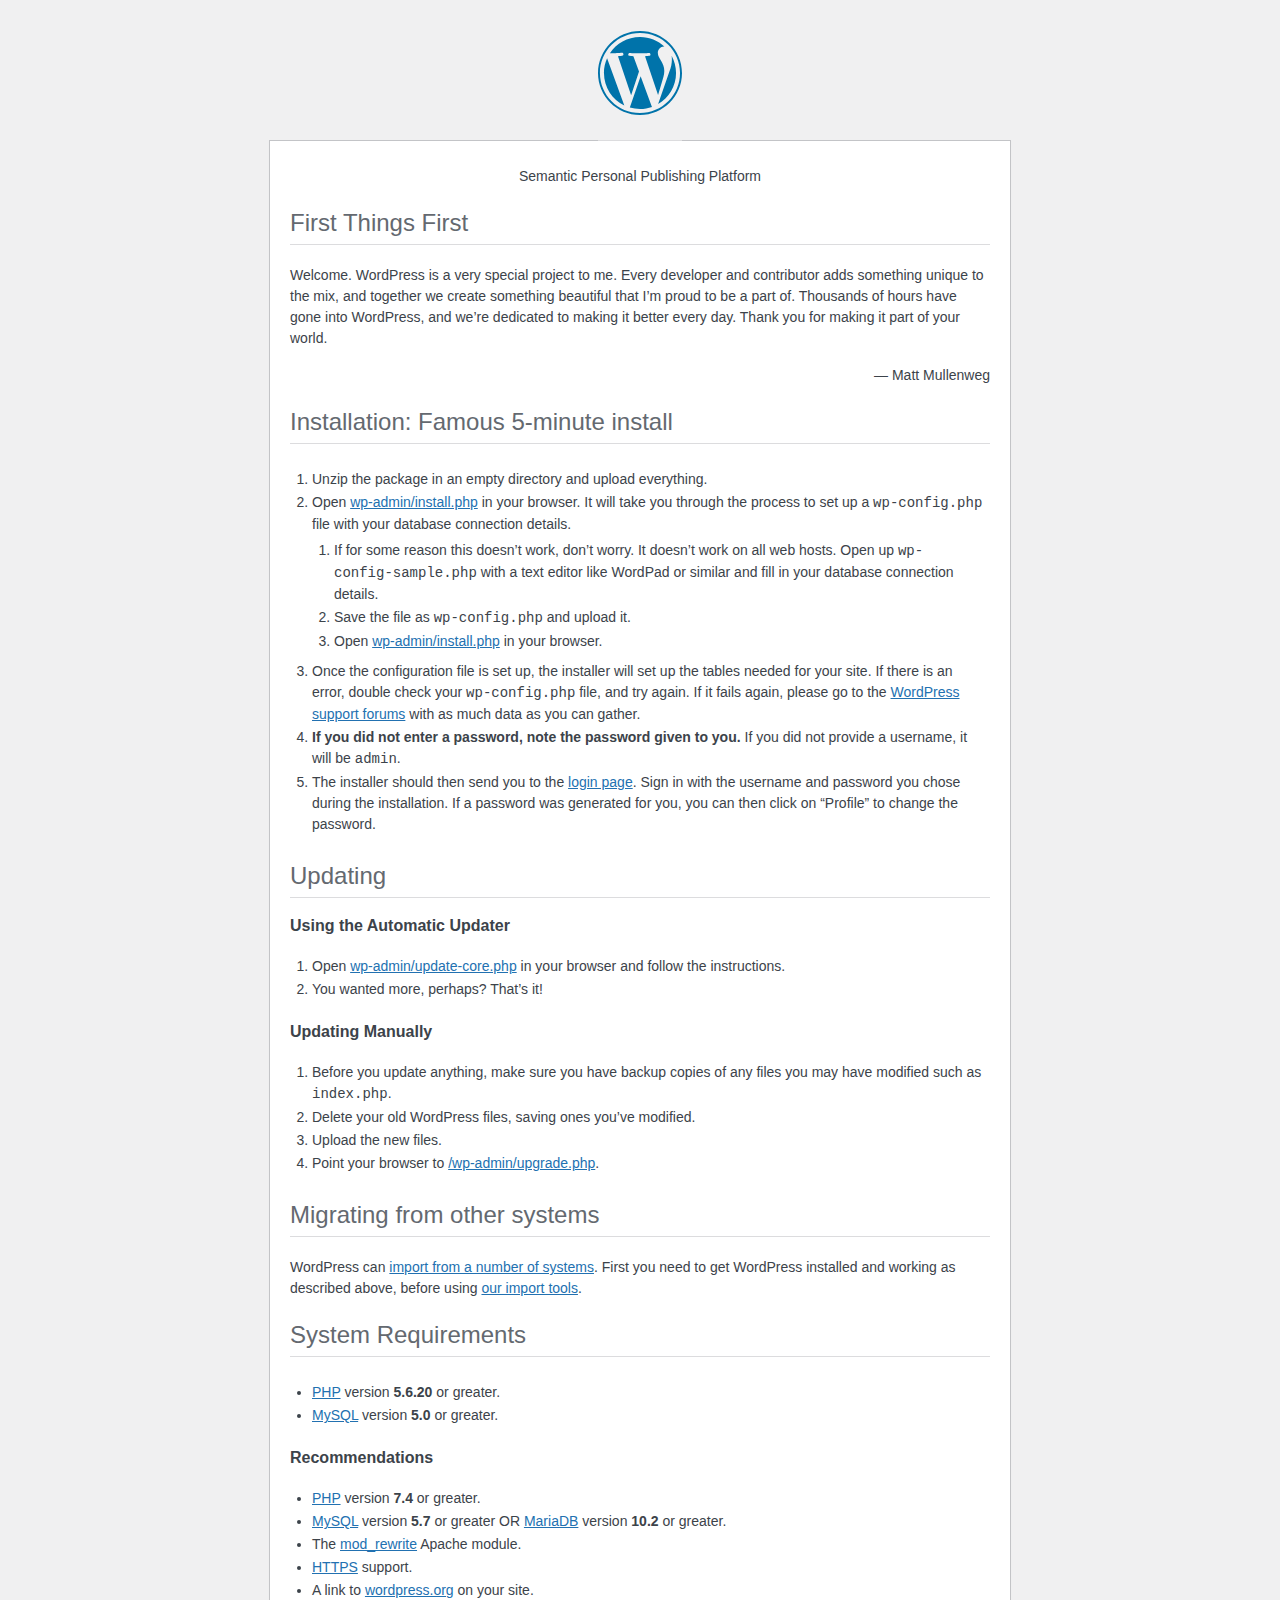
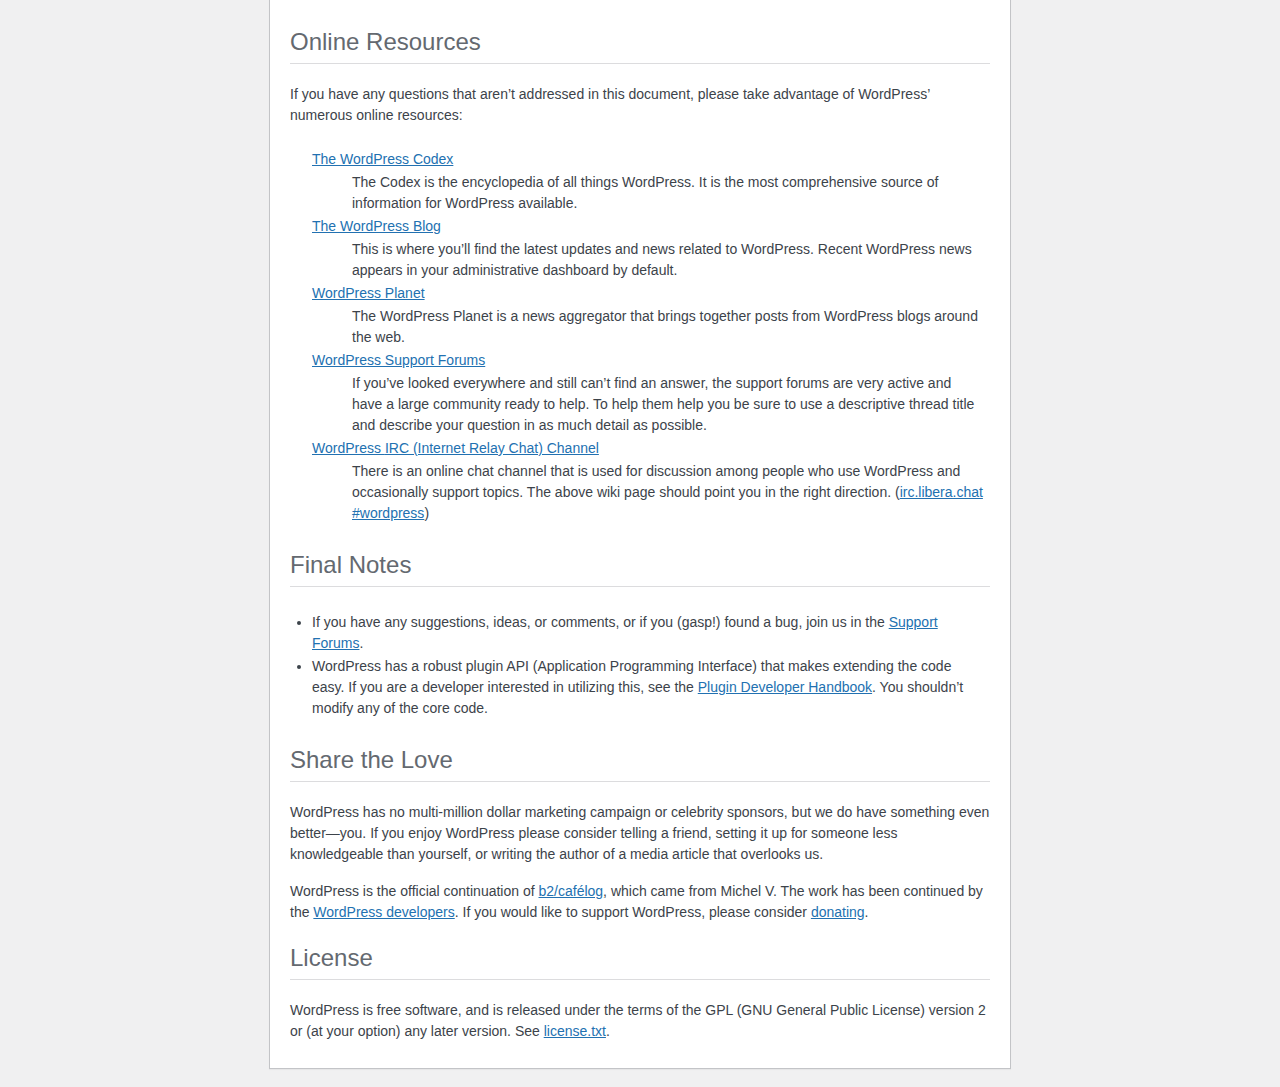
<file: silfen_wordpress/readme.html>
<!DOCTYPE html>
<html lang="en">
<head>
	<meta name="viewport" content="width=device-width" />
	<meta http-equiv="Content-Type" content="text/html; charset=utf-8" />
	<title>WordPress &#8250; ReadMe</title>
	<link rel="stylesheet" href="wp-admin/css/install.css?ver=20100228" type="text/css" />
</head>
<body>
<h1 id="logo">
	<a href="https://wordpress.org/"><img alt="WordPress" src="wp-admin/images/wordpress-logo.png" /></a>
</h1>
<p style="text-align: center">Semantic Personal Publishing Platform</p>

<h2>First Things First</h2>
<p>Welcome. WordPress is a very special project to me. Every developer and contributor adds something unique to the mix, and together we create something beautiful that I&#8217;m proud to be a part of. Thousands of hours have gone into WordPress, and we&#8217;re dedicated to making it better every day. Thank you for making it part of your world.</p>
<p style="text-align: right">&#8212; Matt Mullenweg</p>

<h2>Installation: Famous 5-minute install</h2>
<ol>
	<li>Unzip the package in an empty directory and upload everything.</li>
	<li>Open <span class="file"><a href="wp-admin/install.php">wp-admin/install.php</a></span> in your browser. It will take you through the process to set up a <code>wp-config.php</code> file with your database connection details.
		<ol>
			<li>If for some reason this doesn&#8217;t work, don&#8217;t worry. It doesn&#8217;t work on all web hosts. Open up <code>wp-config-sample.php</code> with a text editor like WordPad or similar and fill in your database connection details.</li>
			<li>Save the file as <code>wp-config.php</code> and upload it.</li>
			<li>Open <span class="file"><a href="wp-admin/install.php">wp-admin/install.php</a></span> in your browser.</li>
		</ol>
	</li>
	<li>Once the configuration file is set up, the installer will set up the tables needed for your site. If there is an error, double check your <code>wp-config.php</code> file, and try again. If it fails again, please go to the <a href="https://wordpress.org/support/forums/">WordPress support forums</a> with as much data as you can gather.</li>
	<li><strong>If you did not enter a password, note the password given to you.</strong> If you did not provide a username, it will be <code>admin</code>.</li>
	<li>The installer should then send you to the <a href="wp-login.php">login page</a>. Sign in with the username and password you chose during the installation. If a password was generated for you, you can then click on &#8220;Profile&#8221; to change the password.</li>
</ol>

<h2>Updating</h2>
<h3>Using the Automatic Updater</h3>
<ol>
	<li>Open <span class="file"><a href="wp-admin/update-core.php">wp-admin/update-core.php</a></span> in your browser and follow the instructions.</li>
	<li>You wanted more, perhaps? That&#8217;s it!</li>
</ol>

<h3>Updating Manually</h3>
<ol>
	<li>Before you update anything, make sure you have backup copies of any files you may have modified such as <code>index.php</code>.</li>
	<li>Delete your old WordPress files, saving ones you&#8217;ve modified.</li>
	<li>Upload the new files.</li>
	<li>Point your browser to <span class="file"><a href="wp-admin/upgrade.php">/wp-admin/upgrade.php</a>.</span></li>
</ol>

<h2>Migrating from other systems</h2>
<p>WordPress can <a href="https://wordpress.org/support/article/importing-content/">import from a number of systems</a>. First you need to get WordPress installed and working as described above, before using <a href="wp-admin/import.php">our import tools</a>.</p>

<h2>System Requirements</h2>
<ul>
	<li><a href="https://secure.php.net/">PHP</a> version <strong>5.6.20</strong> or greater.</li>
	<li><a href="https://www.mysql.com/">MySQL</a> version <strong>5.0</strong> or greater.</li>
</ul>

<h3>Recommendations</h3>
<ul>
	<li><a href="https://secure.php.net/">PHP</a> version <strong>7.4</strong> or greater.</li>
	<li><a href="https://www.mysql.com/">MySQL</a> version <strong>5.7</strong> or greater OR <a href="https://mariadb.org/">MariaDB</a> version <strong>10.2</strong> or greater.</li>
	<li>The <a href="https://httpd.apache.org/docs/2.2/mod/mod_rewrite.html">mod_rewrite</a> Apache module.</li>
	<li><a href="https://wordpress.org/news/2016/12/moving-toward-ssl/">HTTPS</a> support.</li>
	<li>A link to <a href="https://wordpress.org/">wordpress.org</a> on your site.</li>
</ul>

<h2>Online Resources</h2>
<p>If you have any questions that aren&#8217;t addressed in this document, please take advantage of WordPress&#8217; numerous online resources:</p>
<dl>
	<dt><a href="https://codex.wordpress.org/">The WordPress Codex</a></dt>
		<dd>The Codex is the encyclopedia of all things WordPress. It is the most comprehensive source of information for WordPress available.</dd>
	<dt><a href="https://wordpress.org/news/">The WordPress Blog</a></dt>
		<dd>This is where you&#8217;ll find the latest updates and news related to WordPress. Recent WordPress news appears in your administrative dashboard by default.</dd>
	<dt><a href="https://planet.wordpress.org/">WordPress Planet</a></dt>
		<dd>The WordPress Planet is a news aggregator that brings together posts from WordPress blogs around the web.</dd>
	<dt><a href="https://wordpress.org/support/forums/">WordPress Support Forums</a></dt>
		<dd>If you&#8217;ve looked everywhere and still can&#8217;t find an answer, the support forums are very active and have a large community ready to help. To help them help you be sure to use a descriptive thread title and describe your question in as much detail as possible.</dd>
	<dt><a href="https://make.wordpress.org/support/handbook/appendix/other-support-locations/introduction-to-irc/">WordPress <abbr>IRC</abbr> (Internet Relay Chat) Channel</a></dt>
		<dd>There is an online chat channel that is used for discussion among people who use WordPress and occasionally support topics. The above wiki page should point you in the right direction. (<a href="https://web.libera.chat/#wordpress">irc.libera.chat #wordpress</a>)</dd>
</dl>

<h2>Final Notes</h2>
<ul>
	<li>If you have any suggestions, ideas, or comments, or if you (gasp!) found a bug, join us in the <a href="https://wordpress.org/support/forums/">Support Forums</a>.</li>
	<li>WordPress has a robust plugin <abbr>API</abbr> (Application Programming Interface) that makes extending the code easy. If you are a developer interested in utilizing this, see the <a href="https://developer.wordpress.org/plugins/">Plugin Developer Handbook</a>. You shouldn&#8217;t modify any of the core code.</li>
</ul>

<h2>Share the Love</h2>
<p>WordPress has no multi-million dollar marketing campaign or celebrity sponsors, but we do have something even better&#8212;you. If you enjoy WordPress please consider telling a friend, setting it up for someone less knowledgeable than yourself, or writing the author of a media article that overlooks us.</p>

<p>WordPress is the official continuation of <a href="http://cafelog.com/">b2/caf&#233;log</a>, which came from Michel V. The work has been continued by the <a href="https://wordpress.org/about/">WordPress developers</a>. If you would like to support WordPress, please consider <a href="https://wordpress.org/donate/">donating</a>.</p>

<h2>License</h2>
<p>WordPress is free software, and is released under the terms of the <abbr>GPL</abbr> (GNU General Public License) version 2 or (at your option) any later version. See <a href="license.txt">license.txt</a>.</p>

</body>
</html>
</file>
<file: css/base.css>
/* typography */
@import url("https://fonts.googleapis.com/css2?family=Manrope:wght@500;600;700&display=swap");
@import url("https://fonts.googleapis.com/css2?family=Roboto:wght@300;400;500;900&display=swap");
@import url("https://fonts.googleapis.com/css2?family=Inter:wght@400;500;600;700&display=swap");

* {
  margin: 0;
  padding: 0;
  border: 0;
  box-sizing: border-box;
  list-style: none;
}

a {
  text-decoration: none;
  color: var(--c-black);
}

img {
  max-width: 100%;
}

/* Colors */
:root {
  --c-white: #ffffff;
  --c-black: #000000;
  --c-black-75: #404040;
  --c-black-50: #7a7a7a;
  --c-black-25: #c0c0c0;
  --c-blue: #7bafd4;
  --c-blue-75: #91c0db;
  --c-blue-50: #b6d5e7;
  --c-blue-25: #daeaf3;
  --c-green: #aed5b2;
  --c-green-75: #b7ddc4;
  --c-green-50: #cfe8d8;
  --c-green-25: #e7f3eb;
  --c-yellow: #edff00;
  --c-yellow-75: #e4e856;
  --c-yellow-50: #edf08e;
  --c-yellow-25: #f6f7c7;
}

/* Fonts 
for bold text use 700
for <b> and rest of the txt use 400*/

/* body, headings, paragraps, anchor links, lists */

body,
h1,
h2,
h3,
h4,
h5,
h6,
p,
a,
b {
  font-family: "Inter", "Roboto", Arial, Helvetica, sans-serif;
}

/* Breackpoints*/

/*Home
1024px-burguer menu appears
769px-4 products per row
768px-2products per row
320px-1 column product
contet-765px 1 column text + image
*/

/* Product list
1024px-burguer menu appears
769px and up- 4 products per row
768px- 2 products per row
320px- 1 column product */

/* Product view
1024px-burguer menu appears
769px and up- 3 column display
768px- 1 column display
 */

/* HEADER */

header {
  position: sticky;
  top: 0;
  z-index: 4;
}

/* main navigation */

.bluebanner {
  padding: 0.6rem 2.2rem;
  background-color: var(--c-blue-75);
  display: flex;
  flex-direction: row;
  justify-content: space-between;
}

.bluebanner p {
  color: var(--c-white);
  font-size: 12px;
}

.logomainnav {
  height: 1.5em;
  margin-top: 21px;
  margin-right: 340px;
  text-align: center;
}

.mainnav {
  display: flex;
  flex-direction: row;
  justify-content: space-between;
  align-self: center;
  background-color: var(--c-white);
}

.navicons {
  display: flex;
  flex-direction: row;
  align-self: center;
  column-gap: 1.5rem;
}

.flexrow {
  display: flex;
  flex-direction: row;
  flex-wrap: wrap;
}

nav {
  padding: 0 2rem;
  background-color: var(--c-white);
  position: relative;
  justify-content: space-between;
}

nav .contentmainnav {
  justify-content: space-between;
  align-items: center;
}

nav .nav-brand a {
  display: block;
  padding: 1rem 0;
}

.logosilfen {
  height: 1.3rem;
  padding-right: 19rem;
}

nav .navitems {
  margin: 0;
  justify-content: center;
}

nav .navitems .navlink {
  padding: 1.5rem 0;
  margin: 0 0.5rem;
  font-size: 15px;
}

nav .navitems .navlink:hover {
  border-bottom: 3px solid black;
}

.iconsnav {
  padding: 1.5rem 0;
  column-gap: 1.2rem;
}

.drop {
  display: block;
  font-size: 14px;
  top: 33px;
  left: 0px;
  width: 100%;
  position: absolute;
  flex-direction: row;
  background-color: var(--c-white);
}

.drop {
  font-size: 14px;
  margin-top: 26px;
  padding: 40px;
  width: 100%;
  display: flex;
  flex-direction: row;
  background-color: var(--c-white);
}

.shop1 li {
  width: 180px;
  padding: 10px 50px 10px 0px;
}

.shop1 li a {
  font-size: 14px;
  display: block;
}

.drop li a:hover {
  color: green;
}

.shop1 {
  display: flex;
  flex-direction: column;
}

.burguermenu,
.textburguer {
  display: none;
}

.hide {
  display: none;
}

@media only screen and (max-width: 1024px) {
  nav {
    padding: 0;
  }
  nav .navitems {
    flex-direction: column;
  }

  .logosilfen {
    padding-right: 1rem;
  }
  .contentmainnav {
    display: none;
  }

  .brow {
    display: flex;
    flex-direction: row;
    align-items: center;
    justify-content: space-between;
  }

  nav .navitems .navline {
    padding: 1.5rem 0;
    font-size: 15px;
    border-bottom: 1px solid lightslategray;
  }

  .burguermenu {
    margin: 0 2rem;
    display: flex;
    flex-direction: row;
    justify-content: space-between;
    align-items: center;
    border-bottom: 1px solid lightslategray;
  }

  .textburguer {
    display: block;
    font-size: 14px;
    position: absolute;
    flex-direction: row;
    background-color: var(--c-white);
    width: 100%;
    padding: 0 2rem;
    height: 150vh;
    background-color: var(--c-white);
  }

  .txtcategories {
    display: none;
  }

  .shop1 {
    padding-top: 1rem;
  }

  .droptext:hover .txtcategories {
    display: contents;
  }

  .hide {
    display: none;
  }
}

/* MAIN */

.wrapper {
  margin: 0px 20px;
}

footer {
  background-color: var(--c-blue);
  padding-top: 50px;
  font-size: 13px;
}

/* FOOTER*/

footer {
  background-color: var(--c-blue-75);
  font-size: 13px;
  color: var(--c-white);
  padding: 50px 40px 0 40px;
}

.linksfooter a {
  color: var(--c-white);
}

.linksfooter a:hover {
  color: var(--c-black-50);
  transition-delay: 0.2s;
}

.footertext {
  display: grid;
  justify-content: space-between;
  grid-template-columns: repeat(auto-fill, minmax(20rem, 1fr));
  column-gap: 3.3rem;
  row-gap: 1.5rem;
}

.footertext div {
  display: flex;
  flex-direction: column;
  flex-wrap: nowrap;
  row-gap: 1rem;
  column-gap: 1rem;
  font-size: 13px;
}

.footerbanner {
  display: flex;
  flex-direction: row;
  justify-content: space-between;
  padding: 40px 0 50px 0;
}

.linksfooter {
  display: flex;
  flex-direction: row;
  column-gap: 10px;
  padding-top: 10px;
}

.someicons {
  display: flex;
  flex-direction: row;
  column-gap: 15px;
  align-self: center;
  padding-top: 10px;
}

.aticon {
  font-size: 14px;
}

input[type="text"] {
  width: 100%;
  padding: 12px 20px;
  margin: 8px 0;
  box-sizing: border-box;
}

.form {
  max-width: 100%;
}
</file>
<file: css/style.css>
.hero {
  display: flex;
  align-items: center;
  flex-direction: column;
  /* position: relative; */
  background-image: url(../images/DSC_0613-1-2.jpg);
  background-repeat: no-repeat;
  background-position: center;
  height: 75vh;
  width: 100%;
  background-size: cover;
  z-index: -4;
  margin: 0%;
  justify-content: space-between;
}
.PLhero {
  height: 25vh;
  justify-content: center;
}
.PL {
  margin-bottom: 100px;
}
.PLpagination {
  display: grid;
  justify-items: center;
}
.pagination {
  display: flex;
  gap: 20px;
  justify-content: center;
  width: 180px;
  color: var(--c-black-25);
  border: 1px solid var(--c-black-25);
  padding: 1rem;
  margin: 80px;
}
.current {
  color: var(--c-black);
}
.herotext,
h1.PLherotext {
  margin-left: 20px;
  margin-right: auto;
}
.herotext h1,
h1.PLherotext {
  font-weight: 400;
  font-size: 2.5rem;
  color: var(--c-white);
}
.herotext p {
  color: var(--c-white);
  padding: 5rem 0;
}
.italic {
  font-style: italic;
}
.pbutton {
  padding: 0.8rem 2.2rem;
  background-color: var(--c-white);
  margin-bottom: 2rem;
  cursor: pointer;
  z-index: 3;
}
.btn {
  font-weight: 400;
  color: var(--c-black);
  cursor: pointer;
}
p {
  font-size: 0.8rem;
  /* font-family: "Roboto"; */
  font-weight: 300;
  letter-spacing: 0.02rem;
}
.b {
  font-weight: 500;
}
.price {
  font-size: 0.7rem;
  padding-top: 0.5rem;
}
.bagname {
  padding-top: 0.5rem;
  color: var(--c-black);
}
.bagname:hover {
  color: var(--c-black-25);
}
.HPfilters {
  overflow: auto;
  white-space: nowrap;
  display: flex;
  gap: 2rem;
}
.HPfilters a {
  font-size: 1.2rem;
  padding-top: 2rem;
  padding-bottom: 1rem;
}
.HPfilters a:hover {
  color: var(--c-black-25);
}
#HPcart,
.PPcart {
  padding-bottom: 2rem;
  position: relative;
}
.PPcart {
  padding: 0;
}
.PPrelated h2 {
  margin-bottom: 20px;
}
.PPgrid {
  display: grid;
  grid-template-columns: 1fr 1fr;
  gap: 20px;
}

#HPcart {
  padding-bottom: 2rem;
  position: relative;
}
#PLcart {
  margin-top: 20px;
  position: relative;
}
.colorcircles {
  position: absolute;
  display: flex;
  gap: 0.5rem;
  width: 100%;
  top: 10px;
  left: 10px;
}
.circleblue {
  width: 8%;
  aspect-ratio: 1/1;
  background-image: url(../assets/blue.svg);
  background-repeat: no-repeat;
}
h1 {
  font-family: "Inter";
  font-weight: 200;
  font-size: 2rem;
}
h2 {
  font-family: "Inter";
  font-weight: 600;
  font-size: 1.2rem;
}
h3 {
  font-family: "Inter";
  font-weight: 400;
  font-size: 1rem;
  line-height: 1.5rem;
  color: var(--c-black-50);
  letter-spacing: 0.02rem;
}
.zeroImpact p {
  padding-top: 1rem;
  padding-bottom: 1rem;
}
.zeroProducts {
  margin-top: 4rem;
  display: flex;
  flex-wrap: nowrap;
  overflow: hidden;
  position: relative;
  gap: 20px;
}
.zeroCart {
  min-width: 90%;
}
.grey {
  color: var(--c-black-50);
  line-height: 1.2rem;
}
.link {
  font-family: "Inter";
  font-weight: 200;
  color: var(--c-black);
  margin: 2rem 0;
  text-decoration: underline;
  text-underline-offset: 3px;
}
.link:hover,
.link:active {
  color: var(--c-black-50);
}
.HPShop {
  margin-top: 3rem;
}
.HPShop article {
  margin-bottom: 5rem;
}
.HPShop p {
  text-align: center;
}
.HPSoMe h1 {
  text-align: center;
}
.square {
  aspect-ratio: 1/1;
  margin-top: 1rem;
}
.square:hover {
  opacity: 80%;
}
.hoverresize:hover {
  transform: scale(1.05);
  transition: all 450ms cubic-bezier(0.195, 0.29, 0.045, 0.995) 0s;
}
.center {
  text-align: center;
}
.HPSoMe {
  margin-top: 40px;
  margin-bottom: 100px;
}
.HPSoMe .link {
  display: grid;
  justify-items: center;
}
.imglink {
  width: 100%;
  overflow: hidden;
}
h4 {
  font-family: "Inter";
  font-weight: 400;
  font-size: 1rem;
  line-height: 2rem;
  margin-bottom: 1rem;
}
.fav {
  display: grid;
  grid-template-columns: repeat(3, 1fr);
  margin-top: 5rem;
  align-items: center;
}
.favText {
  z-index: 1;
  grid-column: 1 / 4;
  grid-row: 1;
}
.favimg {
  grid-column: 1 / 5;
  grid-row: 1;
  opacity: 50%;
}
.sust {
  display: grid;
  grid-template-columns: repeat(3, 1fr);
  margin-top: 5rem;
  align-items: center;
}
.sustimg {
  grid-column: 1 / 4;
  grid-row: 1;
  opacity: 50%;
}
.sustainText {
  grid-column: 1 / 5;
  grid-row: 1;
  z-index: 1;
}
.bbutton {
  position: relative;
  padding: 0.8rem 2.2rem;
  color: var(--c-white);
  margin-bottom: 2rem;
  width: 200px;
  background-color: #6ec1e4;
  border-radius: 5px;
  font-weight: 400;
}
.bbutton:hover,
.bbutton:active {
  color: #6ec1e4;
  background-color: var(--c-white);
  box-shadow: 1px 1px 20px var(--c-black-25);
}
.fav .btn,
.sust .btn {
  display: grid;
  justify-items: center;
  cursor: pointer;
}
.HPproducts,
.PLproducts {
  display: grid;
  gap: 20px;
  grid-template-columns: repeat(auto-fill, minmax(220px, 1fr));
}
.hoverImg {
  cursor: pointer;
}
.addtocart {
  position: absolute;
  width: 80%;
  background-color: var(--c-white);
  padding: 1rem;
  left: 10%;
  bottom: 30%;
  cursor: pointer;
  margin: 0 auto;
}
.addtocart p {
  font-size: 0.8rem;
  font-weight: 500;
}
.hide {
  display: none;
}
.PPproduct {
  margin-top: 20px;
}
.bold {
  font-weight: 500;
}
.PPname,
.PPprice,
.PPdescription,
.PPcolor,
.PPatc,
.PPatw {
  margin-top: 20px;
}
.PPcolor .circleblue {
  margin-top: 20px;
  margin-bottom: 20px;
  width: 30px;
}
.PPatc {
  display: flex;
  gap: 20px;
}
input[type="number"] {
  width: 120px;
  border: 1px solid var(--c-black);
  padding: 0.7rem;
}
.PPatcbutton {
  color: var(--c-white);
  background-color: var(--c-black);
  padding: 0.7rem;
  width: 100%;
  cursor: pointer;
}
.PPatcbutton:hover {
  background-color: #6ec1e4;
}
.PPplus {
  margin: 40px 0;
}
.PPplus1,
.PPplus2 {
  display: flex;
  justify-content: space-between;
  border-bottom: 1px solid var(--c-black);
  padding: 20px 0;
}
.PPplus1 {
  border-top: 1px solid var(--c-black);
}
.PPdescription {
  line-height: 1.5rem;
  margin: 40px 0;
}
.PPrelated {
  margin: 40px 0;
}

/* MEDIA QUERIES */
@media screen and (min-width: 768px) {
  .hero {
    justify-content: space-around;
  }
  p {
    font-size: 1rem;
  }
  .herotext h1 {
    font-size: 3rem;
  }
  h1 {
    font-size: 2.5rem;
  }
  h3 {
    font-size: 1.2rem;
    line-height: 2rem;
  }
  .bagname {
    font-size: 1.2rem;
  }
  .price {
    font-size: 1rem;
  }
  .colorcircles {
    width: 60%;
    height: auto;
  }
  .zeroImpact {
    display: grid;
    grid-template-columns: 1fr 2fr;
    margin-top: 5rem;
  }
  .zeroProducts {
    margin-top: 0;
    margin-left: 20px;
  }
  .HPShop {
    display: flex;
    gap: 10px;
  }
  .HPShop p {
    font-size: 0.9rem;
  }
  .SoMeImg {
    display: grid;
    gap: 10px;
    grid-template-columns: repeat(5, 1fr);
  }
  .favText {
    z-index: 1;
    grid-column: 1 / 3;
    grid-row: 1;
  }
  .favimg {
    grid-column: 2 / 5;
    grid-row: 1;
    opacity: 50%;
  }
  .sustimg {
    grid-column: 1 / 3;
    grid-row: 1;
    opacity: 50%;
  }
  .sustainText {
    grid-column: 2 / 5;
    grid-row: 1;
    z-index: 1;
  }
  h4 {
    font-size: 1.5rem;
    line-height: 3rem;
    margin-bottom: 1rem;
  }
  .PPproduct {
    display: inline-grid;
    grid-template-columns: 2fr 1fr;
    gap: 40px;
    margin: 0 80px;
    margin-top: 40px;
  }
  .PPtext {
    margin-left: 20px;
  }
  .PPgrid {
    grid-template-columns: repeat(4, 1fr);
  }
}
@media screen and (min-width: 768px) {
  .circleblue {
    width: 12%;
  }
  .bagname {
    font-size: 0.9rem;
  }
  .price {
    font-size: 0.8rem;
  }
  .HPproducts,
  .PLproducts {
    gap: 20px;
  }
}

@media screen and (min-width: 1024px) {
  .zeroCart {
    min-width: auto;
  }
  .herotext h1 {
    font-size: 5rem;
  }
  .fav {
    grid-template-columns: repeat(2, 1fr);
  }
  .sust {
    display: grid;
    grid-template-columns: repeat(2, 1fr);
  }
  .favText {
    z-index: 1;
    grid-column: 1 / 2;
    grid-row: 1;
    margin-right: 3rem;
  }
  .favimg {
    grid-column: 2 / 3;
    grid-row: 1;
    opacity: 50%;
  }
  .sustimg {
    grid-column: 1 / 2;
    grid-row: 1;
    opacity: 50%;
    margin: 0 3rem;
  }
  .sustainText {
    grid-column: 2 / 3;
    grid-row: 1;
    z-index: 1;
  }
  .HPproducts,
  .PLproducts {
    grid-template-columns: repeat(4, 1fr);
  }
  main {
    margin: 0px;
  }
  .wrapper {
    margin: 0px 40px;
  }
  .zeroImpact {
    margin: 5rem;
  }
  .herotext {
    margin-left: 5rem;
  }
  .hero {
    height: 85vh;
  }
  .PLhero {
    height: 40vh;
  }
  h1.PLherotext {
    font-size: 3.5rem;
    margin-left: 40px;
  }
  .HPShop {
    gap: 20px;
  }
}
</file>
<file: css/styletwo.css>
.bannerS {
  display: flex;
  align-items: center;
  flex-direction: column;
  position: relative;
  background-image: url(../images/another.jpeg);
  opacity: 80%;
  background-repeat: no-repeat;
  background-position: center;
  height: 35vh;
  width: 100%;
  background-size: cover;
  z-index: -4;
  margin: 0%;
  justify-content: space-between;
}
.bannerStext {
  margin-top: 15vh;
  margin-left: 40px;
  background-color: rgba(237, 255, 0, 0.5);
}
.secondPara {
  background-color: var(--c-blue-75);
  padding: 30px;
  color: var(--c-white);
}
.yellowheadline {
  color: var(--c-yellow);
  font-size: 1rem;
  letter-spacing: 0.2rem;
}
.bannerStext h1 {
  color: var(--c-black);
  text-transform: uppercase;
  font-weight: 700;
  padding: 1rem;
  font-size: 1.2rem;
  text-align: center;
}
.introS {
  margin: 10vh;
  position: relative;
}
.introS p {
  margin-top: 30px;
}
@media only screen and (min-width: 730px) {
  .introS {
    display: grid;
    grid-template-columns: 1fr 1fr;
  }
  .introS p {
    line-height: 2rem;
  }
  .firstPara {
    grid-column: 1/2;
    grid-row: 1/2;
    margin: 5vh;
  }
  .secondPara {
    grid-column: 2/3;
    grid-row: 1/2;
    margin: 5vh;
  }
  .thirdPara {
    grid-column: 1/3;
    margin: 0 150px;
    /* border: 1px solid var(--c-black-25); */
    background-color: var(--c-blue-25);
  }
  .thirdp {
    margin: 30px;
  }
  .bannerStext h1 {
    font-size: 2rem;
  }
}
@media only screen and (min-width: 1200px) {
  .introS {
    display: grid;
    grid-template-columns: 1fr 1fr;
  }
  .firstPara {
    grid-column: 1/2;
    grid-row: 1/2;
    margin: 12vh;
  }
  .secondPara {
    grid-column: 2/3;
    grid-row: 1/2;
    margin: 12vh;
  }
  .introS p {
    margin: 60px;
  }
  .thirdPara {
    margin: 0 250px;
  }
  .yellowheadline {
    font-size: 1.5rem;
  }
  .bannerStext h1 {
    font-size: 3rem;
  }
  .bannerStext {
    margin-top: 25vh;
  }
}
.materialsS,
.workS {
  margin-right: 10vh;
  margin-left: 10vh;
  margin-bottom: 5vh;
}
.materialsStext,
.workStext {
  text-align: center;
  margin: 3vh;
  line-height: 2rem;
  font-size: 2rem;
}
.materialsStext h2,
.workStext h2 {
  color: var(--c-blue);
}
.materialsStext a,
.workStext a {
  border: 0.3px solid black;
  padding: 1vh;
  padding-left: 4vh;
  padding-right: 4vh;
  margin: 2vh;
}
.materialsStext a:hover,
.workStext a:hover{
    background-color: var(--c-yellow);
    border:0.3px solid var(--c-yellow);
    transition: all 0.5s;
}
.materialsSpic,
.workSpic {
  justify-self: center;
}
@media only screen and (min-width: 600px) {
  .materialsS,
  .workS {
    display: grid;
    grid-template-columns: 1fr 1fr;
    align-items: center;
  }
}
@media only screen and (max-width: 600px) {
  .materialsS,
  .workS {
    display: grid;
    grid-template-columns: 1fr;
    align-items: center;
  }
  .workStext {
    grid-row: 2/3;
  }
}
@media only screen and (min-width: 1200px) {
  .materialsStext,
  .workStext {
    margin: 8vh;
  }
}
.copyMS {
  background-color: var(--c-blue);
  color: white;
  padding: 10vh;
}
.copyWS {
  padding: 10vh;
}

.MSicon h2 {
  color: white;
}
.MSicon h2,
.WSicon h2 {
  text-align: center;
  margin: 2vh;
}
.MSicon p,
.WSicon p {
  margin: 5vh;
  font-size: 1rem;
}
.MSicon img {
  display: block;
  margin-left: auto;
  margin-right: auto;
  width: 40%;
}
.WSicon h2,
.WSicon p {
  color: var(--c-blue);
}
.WSicon img {
  display: block;
  margin-left: auto;
  margin-right: auto;
  width: 40%;
}
@media only screen and (min-width: 1200px) {
  .copyMS {
    display: grid;
    grid-template-columns: 1fr 1fr 1fr 1fr;
  }

  .copyWS {
    display: grid;
    grid-template-columns: 1fr 1fr 1fr;
    margin-left: 20vh;
    margin-right: 20vh;
  }
}
@media only screen and (max-width: 1199px) {
  .copyMS {
    display: grid;
    grid-template-columns: 1fr 1fr;
  }
  .copyWS {
    display: grid;
    grid-template-columns: 1fr 1fr;
  }
}

@media only screen and (max-width: 600px) {
  .copyMS {
    display: grid;
    grid-template-columns: 1fr;
  }
  .copyWS {
    display: grid;
    grid-template-columns: 1fr;
  }
}

@media only screen and (min-width: 800px) {
  .MSicon img {
    width: 25%;
  }
  .WSicon img {
    width: 25%;
  }
  .MSicon p {
    margin-left: 5vh;
    margin-right: 5vh;
  }
  .WSicon p {
    margin-left: 5vh;
    margin-right: 5vh;
  }
}
.copyWS {
  background-color: white;
  color: var(--c-blue);
}

.video {
  display: flex;
  align-items: center;
  justify-content: space-evenly;
  flex-direction: column;
  background-repeat: no-repeat;
  background-position: center;
  height: 50vh;
  width: 70%;
  background-size: cover;
  margin: 10%;
}

.loop h1 {
  text-transform: uppercase;
  color: var(--c-blue);
  font-weight: bold;
  font-size: 4vh;
  text-align: left;
  margin-bottom: 2vh;
}

.prtitle {
  background-color: var(--c-blue);
  text-align: center;
  color: white;
  padding:5vh;
  text-transform: uppercase;
  font-weight: bold;
}
.prtitle2{
background-color: white;
  text-align: center;
  color: var(--c-blue);
  padding:5vh;
  text-transform: uppercase;
  font-weight: bold;

}

.videowrap {
  display: block;
  width: auto;
  margin: 10vh;
}
@media only screen and (min-width: 1200px){
.videowrap{
    display: grid;
    grid-template-columns: 30% 70%;
    align-items: center;
}
.video{
    grid-column: 2/3;
    grid-row: 2/3;
}
}

.vidtext{
    grid-column: 1/2;
    grid-row: 2/3;
    margin: 10vh;
}
.loop {
    overflow: hidden;
    display: inline-flex;
    white-space: nowrap;
    position: relative;
    width: 100vw;
    height: 100px;
}
.looptext{

    animation-name:loop;
    animation-duration: 10s;
    animation-timing-function: ease-in-out;
    animation-iteration-count: infinite;
    white-space: nowrap;
}

@keyframes loop {
    0% {
        transform: translateX(0%);
    }
    50% {
        transform: translateX(-10%);
        }
    100% {
            transform: translateX(0%);
        }
}
</file>
<file: silfen_wordpress/wp-admin/css/install.css>
html {
	background: #f0f0f1;
	margin: 0 20px;
}

body {
	background: #fff;
	border: 1px solid #c3c4c7;
	color: #3c434a;
	font-family: -apple-system, BlinkMacSystemFont, "Segoe UI", Roboto, Oxygen-Sans, Ubuntu, Cantarell, "Helvetica Neue", sans-serif;
	margin: 140px auto 25px;
	padding: 20px 20px 10px;
	max-width: 700px;
	-webkit-font-smoothing: subpixel-antialiased;
	box-shadow: 0 1px 1px rgba(0, 0, 0, 0.04);
}

a {
	color: #2271b1;
}

a:hover,
a:active {
	color: #135e96;
}

a:focus {
	color: #043959;
	box-shadow:
		0 0 0 1px #4f94d4,
		0 0 2px 1px rgba(79, 148, 212, 0.8);
}

h1, h2 {
	border-bottom: 1px solid #dcdcde;
	clear: both;
	color: #646970;
	font-size: 24px;
	padding: 0 0 7px;
	font-weight: 400;
}

h3 {
	font-size: 16px;
}

p, li, dd, dt {
	padding-bottom: 2px;
	font-size: 14px;
	line-height: 1.5;
}

code, .code {
	font-family: Consolas, Monaco, monospace;
}

ul, ol, dl {
	padding: 5px 5px 5px 22px;
}

a img {
	border: 0
}
abbr {
	border: 0;
	font-variant: normal;
}

fieldset {
	border: 0;
	padding: 0;
	margin: 0;
}

label {
	cursor: pointer;
}

#logo {
	margin: -130px auto 25px;
	padding: 0 0 25px;
	width: 84px;
	height: 84px;
	overflow: hidden;
	background-image: url(../images/w-logo-blue.png?ver=20131202);
	background-image: none, url(../images/wordpress-logo.svg?ver=20131107);
	background-size: 84px;
	background-position: center top;
	background-repeat: no-repeat;
	color: #3c434a; /* same as login.css */
	font-size: 20px;
	font-weight: 400;
	line-height: 1.3em;
	text-decoration: none;
	text-align: center;
	text-indent: -9999px;
	outline: none;
}

.step {
	margin: 20px 0 15px;
}
.step, th {
	text-align: left;
	padding: 0;
}
.language-chooser.wp-core-ui .step .button.button-large {
	font-size: 14px;
}
textarea {
	border: 1px solid #dcdcde;
	font-family: -apple-system, BlinkMacSystemFont, "Segoe UI", Roboto, Oxygen-Sans, Ubuntu, Cantarell, "Helvetica Neue", sans-serif;
	width: 100%;
	box-sizing: border-box;
}

.form-table {
	border-collapse: collapse;
	margin-top: 1em;
	width: 100%;
}

.form-table td {
	margin-bottom: 9px;
	padding: 10px 20px 10px 0;
	font-size: 14px;
	vertical-align: top
}

.form-table th {
	font-size: 14px;
	text-align: left;
	padding: 10px 20px 10px 0;
	width: 140px;
	vertical-align: top;
}

.form-table code {
	line-height: 1.28571428;
	font-size: 14px;
}

.form-table p {
	margin: 4px 0 0;
	font-size: 11px;
}

.form-table input {
	line-height: 1.33333333;
	font-size: 15px;
	padding: 3px 5px;
}

input,
submit {
	font-family: -apple-system, BlinkMacSystemFont, "Segoe UI", Roboto, Oxygen-Sans, Ubuntu, Cantarell, "Helvetica Neue", sans-serif;
}

.form-table input[type=text],
.form-table input[type=email],
.form-table input[type=url],
.form-table input[type=password],
#pass-strength-result {
	width: 218px;
}

.form-table th p {
	font-weight: 400;
}

.form-table.install-success th,
.form-table.install-success td {
	vertical-align: middle;
	padding: 16px 20px 16px 0;
}

.form-table.install-success td p {
	margin: 0;
	font-size: 14px;
}

.form-table.install-success td code {
	margin: 0;
	font-size: 18px;
}

#error-page {
	margin-top: 50px;
}

#error-page p {
	font-size: 14px;
	line-height: 1.28571428;
	margin: 25px 0 20px;
}

#error-page code, .code {
	font-family: Consolas, Monaco, monospace;
}

.message {
	border-left: 4px solid #d63638;
	padding: .7em .6em;
	background-color: #fcf0f1;
}

/* rtl:ignore */
#dbname,
#uname,
#pwd,
#dbhost,
#prefix,
#user_login,
#admin_email,
#pass1,
#pass2 {
	direction: ltr;
}


/* localization */
body.rtl,
.rtl textarea,
.rtl input,
.rtl submit {
	font-family: Tahoma, sans-serif;
}

:lang(he-il) body.rtl,
:lang(he-il) .rtl textarea,
:lang(he-il) .rtl input,
:lang(he-il) .rtl submit {
	font-family: Arial, sans-serif;
}

@media only screen and (max-width: 799px) {
	body {
		margin-top: 115px;
	}
	#logo a {
		margin: -125px auto 30px;
	}
}

@media screen and (max-width: 782px) {

	.form-table {
		margin-top: 0;
	}

	.form-table th,
	.form-table td {
		display: block;
		width: auto;
		vertical-align: middle;
	}

	.form-table th {
		padding: 20px 0 0;
	}

	.form-table td {
		padding: 5px 0;
		border: 0;
		margin: 0;
	}

	textarea,
	input {
		font-size: 16px;
	}

	.form-table td input[type="text"],
	.form-table td input[type="email"],
	.form-table td input[type="url"],
	.form-table td input[type="password"],
	.form-table td select,
	.form-table td textarea,
	.form-table span.description {
		width: 100%;
		font-size: 16px;
		line-height: 1.5;
		padding: 7px 10px;
		display: block;
		max-width: none;
		box-sizing: border-box;
	}

	.wp-pwd #pass1 {
		padding-right: 50px;
	}

	.wp-pwd .button.wp-hide-pw {
		right: 0;
	}

	#pass-strength-result {
		width: 100%;
	}
}

body.language-chooser {
	max-width: 300px;
}

.language-chooser select {
	padding: 8px;
	width: 100%;
	display: block;
	border: 1px solid #dcdcde;
	background: #fff;
	color: #2c3338;
	font-size: 16px;
	font-family: Arial, sans-serif;
	font-weight: 400;
}

.language-chooser select:focus {
	color: #2c3338;
}

.language-chooser select option:hover,
.language-chooser select option:focus {
	color: #0a4b78;
}

.language-chooser .step {
	text-align: right;
}

.screen-reader-input,
.screen-reader-text {
	border: 0;
	clip: rect(1px, 1px, 1px, 1px);
	-webkit-clip-path: inset(50%);
	clip-path: inset(50%);
	height: 1px;
	margin: -1px;
	overflow: hidden;
	padding: 0;
	position: absolute;
	width: 1px;
	word-wrap: normal !important;
}

.spinner {
	background: url(../images/spinner.gif) no-repeat;
	background-size: 20px 20px;
	visibility: hidden;
	opacity: 0.7;
	filter: alpha(opacity=70);
	width: 20px;
	height: 20px;
	margin: 2px 5px 0;
}

.step .spinner {
	display: inline-block;
	vertical-align: middle;
	margin-right: 15px;
}

.button.hide-if-no-js,
.hide-if-no-js {
	display: none;
}

/**
 * HiDPI Displays
 */
@media print,
  (-webkit-min-device-pixel-ratio: 1.25),
  (min-resolution: 120dpi) {

	.spinner {
		background-image: url(../images/spinner-2x.gif);
	}

}
</file>
